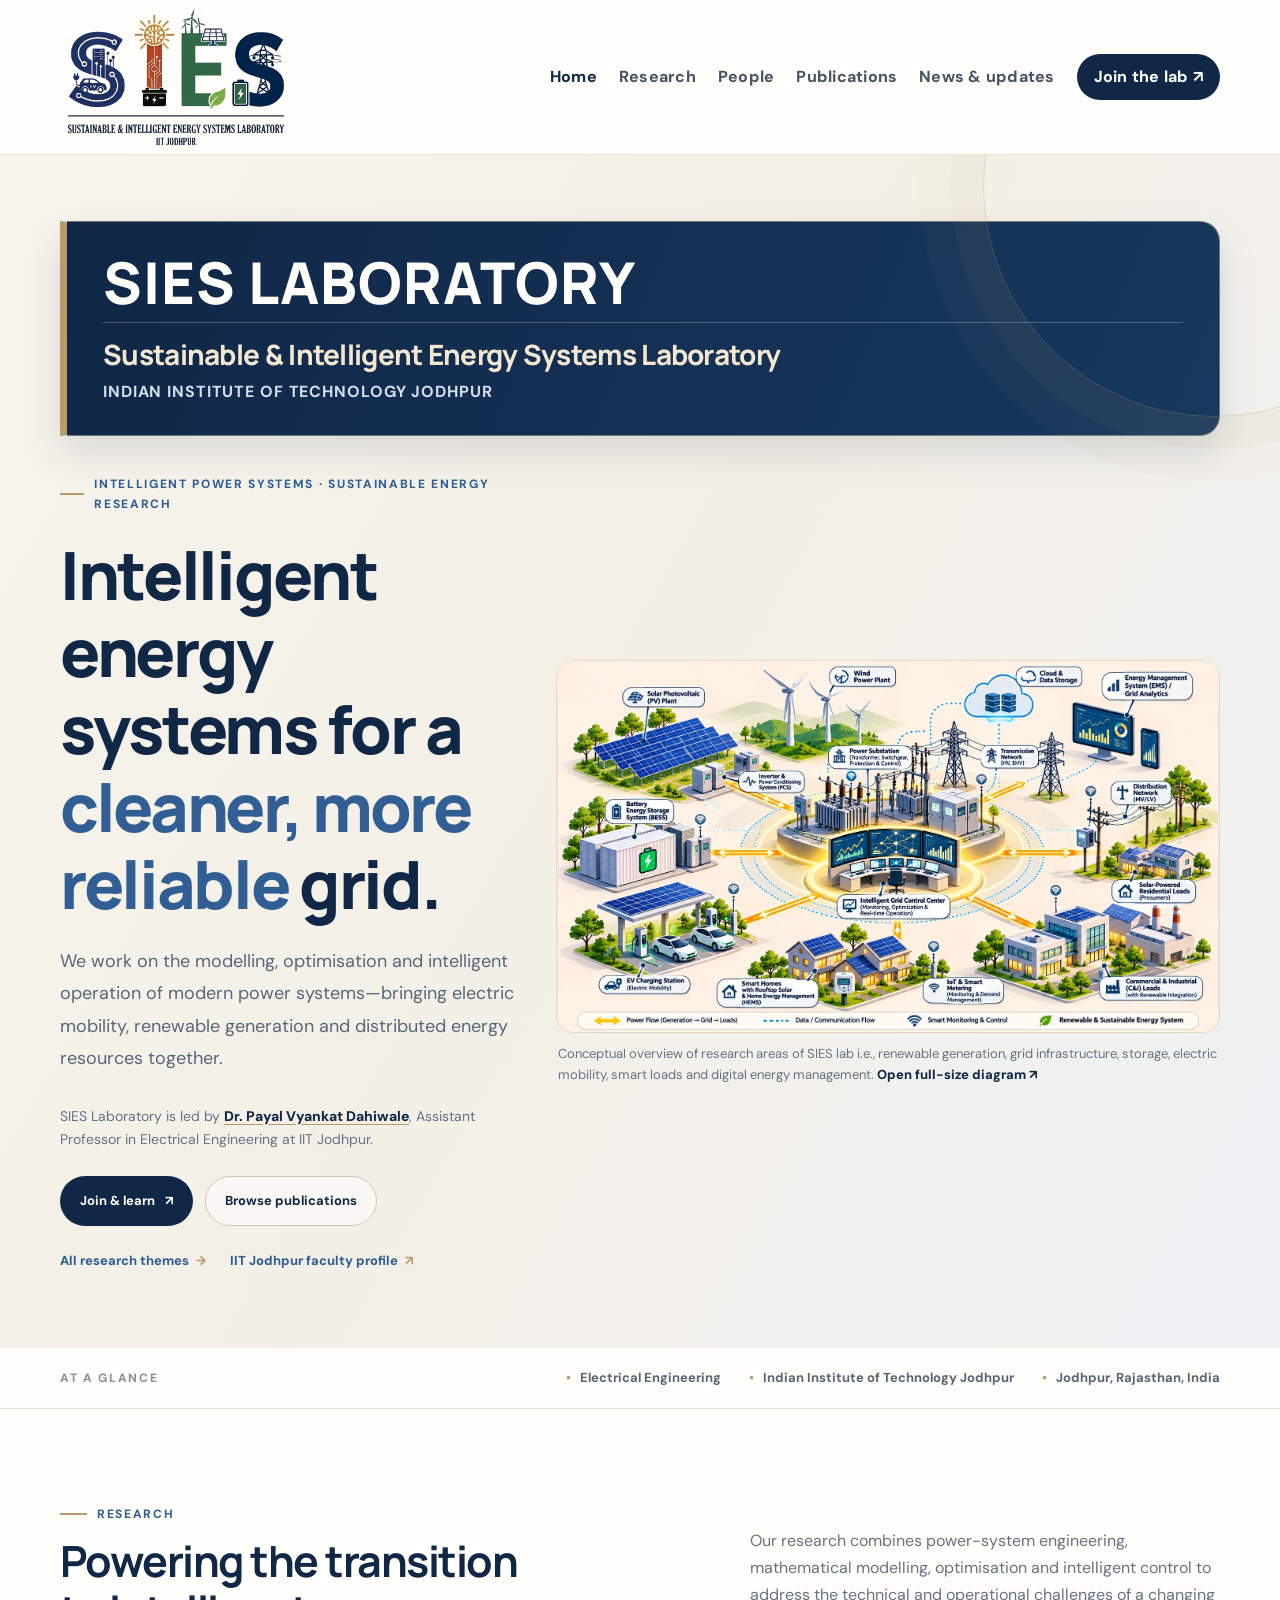
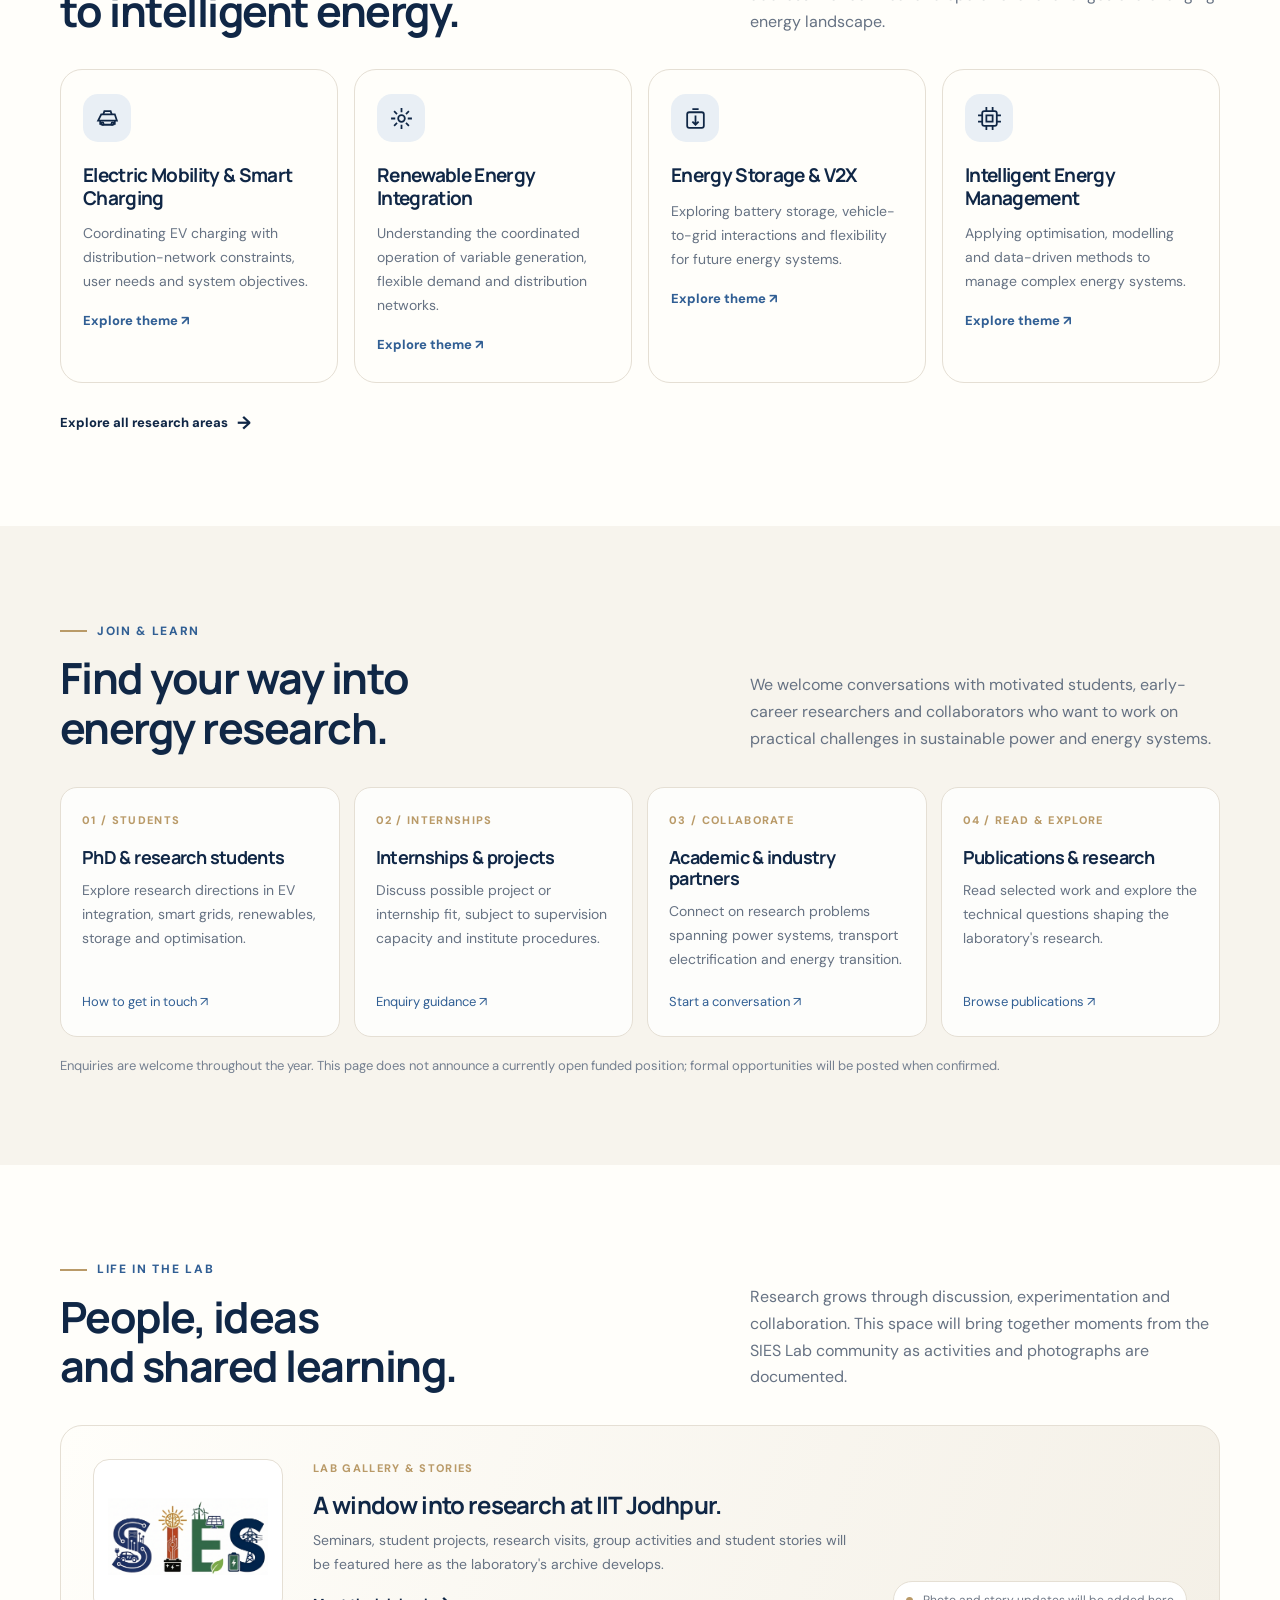
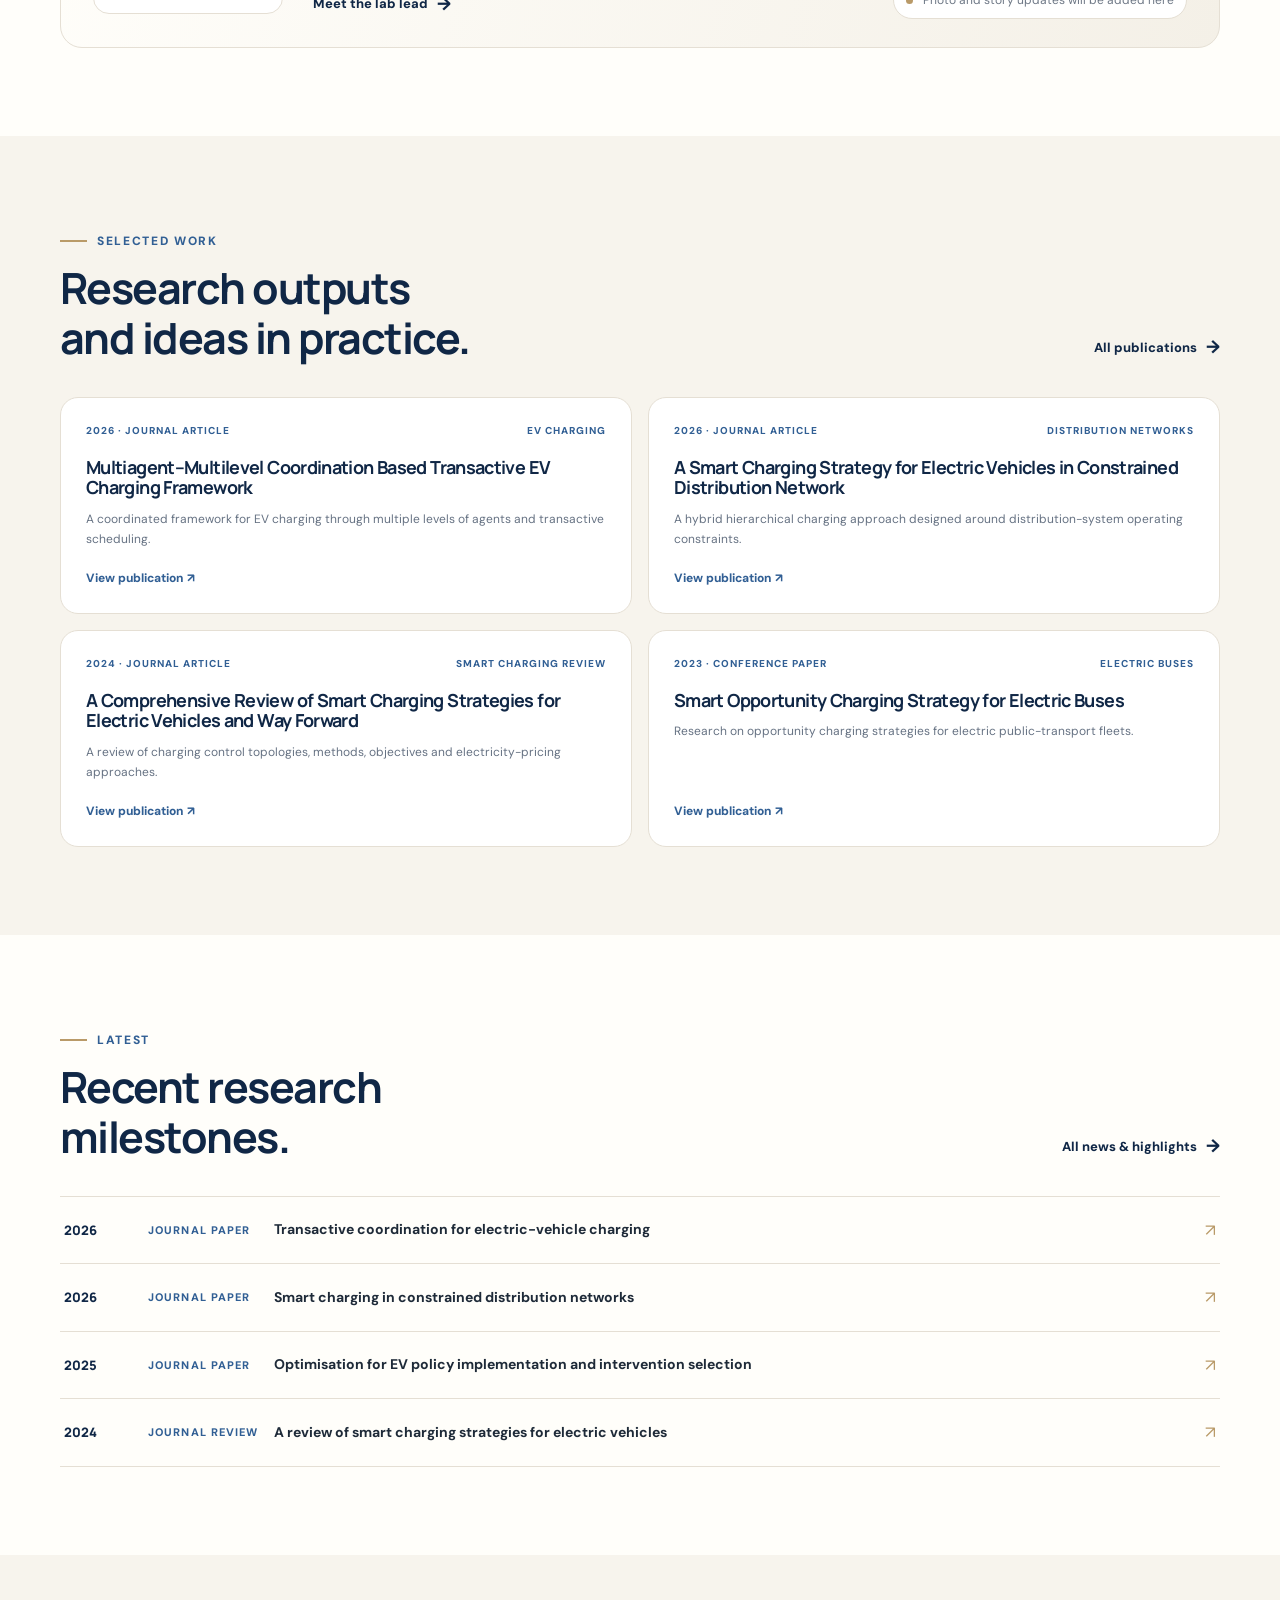
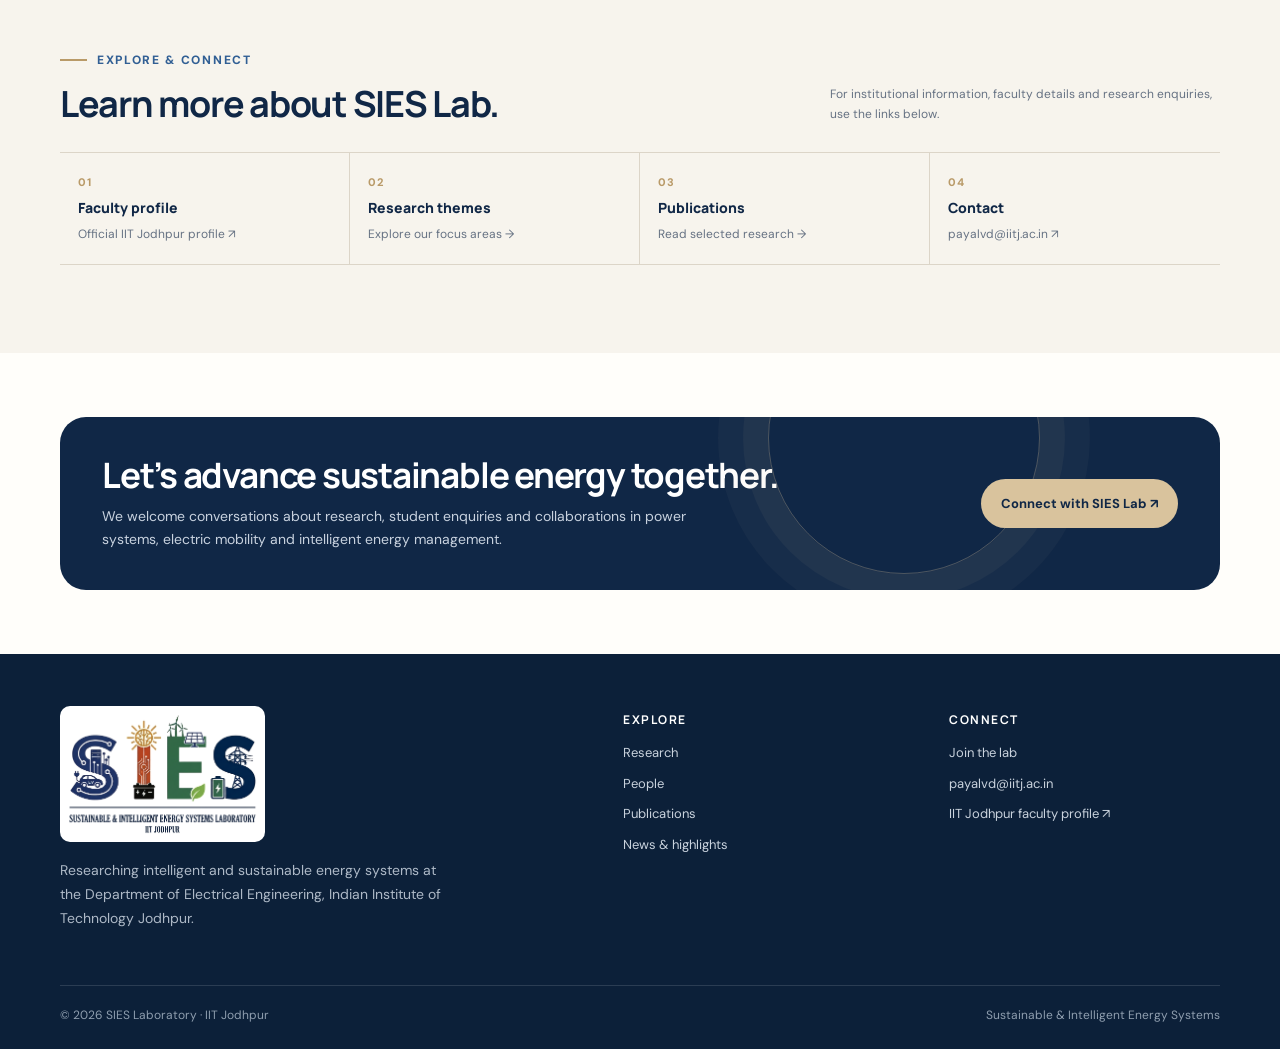
<file: index.html>
<!doctype html>
<html lang="en">
<head>
  <meta charset="utf-8">
  <meta name="viewport" content="width=device-width,initial-scale=1">
  <title>SIES Laboratory | IIT Jodhpur</title>
  <meta name="description" content="Sustainable & Intelligent Energy Systems Laboratory at IIT Jodhpur. Research on electric mobility, smart charging, renewable integration, storage and intelligent power systems.">
  <meta name="theme-color" content="#102746">
  <link rel="icon" type="image/png" href="assets/img/favicon.png">
  <link rel="preconnect" href="https://fonts.googleapis.com">
  <link rel="preconnect" href="https://fonts.gstatic.com" crossorigin>
  <link rel="stylesheet" href="assets/css/styles.css?v=20261119-home-identity-fix">
</head>
<body>
<a class="skip-link" href="#main">Skip to content</a>
<header class="site-header"><div class="container header-inner">
  <a class="brand" href="index.html" aria-label="SIES Laboratory home"><img class="brand-lockup" src="assets/img/sies-lab-lockup.png" alt="Sustainable &amp; Intelligent Energy Systems Laboratory, IIT Jodhpur"></a>
  <button class="menu-toggle" type="button" aria-label="Open navigation menu" aria-expanded="false" aria-controls="primary-nav">☰</button>
  <nav class="nav" id="primary-nav" aria-label="Main navigation"><a class="active" aria-current="page" href="index.html">Home</a><a href="research.html">Research</a><a href="people.html">People</a><a href="publications.html">Publications</a><a href="news.html">News &amp; updates</a><a class="nav-cta" href="join.html">Join the lab ↗</a></nav>
</div></header>
<main id="main">
  <!-- SIES identity is deliberately prominent at the very start of the homepage. -->
  <section class="hero sies-hero"><div class="container">
    <div class="home-lab-identity" role="group" aria-label="SIES Laboratory, Sustainable and Intelligent Energy Systems Laboratory, Indian Institute of Technology Jodhpur">
      <div class="home-lab-acronym">SIES LABORATORY</div>
      <div class="home-lab-details">
        <div class="home-lab-full">Sustainable &amp; Intelligent Energy Systems Laboratory</div>
        <div class="home-lab-institute">Indian Institute of Technology Jodhpur</div>
      </div>
    </div>
    <div class="sies-hero-grid">
      <div class="sies-hero-copy">
        <div class="eyebrow">Intelligent power systems · Sustainable energy research</div>
        <h1>Intelligent energy systems for a <em>cleaner, more reliable</em> grid.</h1>
        <p class="hero-copy">We work on the modelling, optimisation and intelligent operation of modern power systems—bringing electric mobility, renewable generation and distributed energy resources together.</p>
        <p class="hero-lead">SIES Laboratory is led by <a href="people.html">Dr. Payal Vyankat Dahiwale</a>, Assistant Professor in Electrical Engineering at IIT Jodhpur.</p>
        <div class="hero-actions"><a class="btn btn-primary" href="join.html">Join &amp; learn <span>↗</span></a><a class="btn btn-secondary" href="publications.html">Browse publications</a></div>
        <div class="hero-quicklinks"><a href="research.html">All research themes <span>→</span></a><a href="https://iitj.ac.in/People/Profile/84b2b109-c579-49a6-a24f-1d1db4623aa4?ln=en" target="_blank" rel="noopener">IIT Jodhpur faculty profile <span>↗</span></a></div>
      </div>
      <figure class="hero-art sies-hero-art"><a class="hero-diagram-link" href="assets/img/sies-energy-systems.webp" target="_blank" rel="noopener" aria-label="Open the full-size annotated SIES smart-grid ecosystem illustration"><img src="assets/img/sies-energy-systems.webp" alt="Annotated smart-grid ecosystem showing a solar photovoltaic plant, wind power plant, battery energy storage system, power conversion system, substation, high-voltage transmission, medium- and low-voltage distribution, EV charging, solar-powered homes, smart metering, commercial and industrial loads, cloud data storage, energy management system and intelligent grid control centre."></a><figcaption class="hero-caption">Conceptual overview of research areas of SIES lab i.e., renewable generation, grid infrastructure, storage, electric mobility, smart loads and digital energy management. <a href="assets/img/sies-energy-systems.webp" target="_blank" rel="noopener">Open full-size diagram ↗</a></figcaption></figure>
    </div>
  </div></section>

  <section class="trust-strip"><div class="container trust-inner"><div class="trust-label">At a glance</div><div class="trust-items"><span>Electrical Engineering</span><span>Indian Institute of Technology Jodhpur</span><span>Jodhpur, Rajasthan, India</span></div></div></section>

  <!-- Research themes -->
  <section class="section" id="research"><div class="container">
    <div class="section-heading"><div><div class="eyebrow">Research</div><h2>Powering the transition<br>to intelligent energy.</h2></div><p>Our research combines power-system engineering, mathematical modelling, optimisation and intelligent control to address the technical and operational challenges of a changing energy landscape.</p></div>
    <div class="research-grid">
      <a class="research-card" href="research.html#ev"><div class="card-icon"><svg viewBox="0 0 24 24" fill="none" stroke="currentColor" stroke-width="1.7"><path d="M3 14h18l-2-6H6l-3 6Z"/><path d="M5 14v4m14-4v4M7 18h10M8 8l1-3h6l1 3"/><circle cx="7" cy="17" r="1.2"/><circle cx="17" cy="17" r="1.2"/></svg></div><h3>Electric Mobility & Smart Charging</h3><p>Coordinating EV charging with distribution-network constraints, user needs and system objectives.</p><span class="mini-link">Explore theme ↗</span></a>
      <a class="research-card" href="research.html#renewables"><div class="card-icon"><svg viewBox="0 0 24 24" fill="none" stroke="currentColor" stroke-width="1.7"><circle cx="12" cy="12" r="3.2"/><path d="M12 2v4m0 12v4M4.9 4.9l2.8 2.8m8.6 8.6 2.8 2.8M2 12h4m12 0h4M4.9 19.1l2.8-2.8m8.6-8.6 2.8-2.8"/></svg></div><h3>Renewable Energy Integration</h3><p>Understanding the coordinated operation of variable generation, flexible demand and distribution networks.</p><span class="mini-link">Explore theme ↗</span></a>
      <a class="research-card" href="research.html#renewables"><div class="card-icon"><svg viewBox="0 0 24 24" fill="none" stroke="currentColor" stroke-width="1.7"><rect x="4" y="6" width="16" height="15" rx="2"/><path d="M9 3h6M12 9v9m-3-3 3 3 3-3"/></svg></div><h3>Energy Storage & V2X</h3><p>Exploring battery storage, vehicle-to-grid interactions and flexibility for future energy systems.</p><span class="mini-link">Explore theme ↗</span></a>
      <a class="research-card" href="research.html#intelligence"><div class="card-icon"><svg viewBox="0 0 24 24" fill="none" stroke="currentColor" stroke-width="1.7"><rect x="5" y="5" width="14" height="14" rx="2"/><path d="M9 9h6v6H9zM9 1v4m6-4v4M9 19v4m6-4v4M1 9h4m-4 6h4m14-6h4m-4 6h4"/></svg></div><h3>Intelligent Energy Management</h3><p>Applying optimisation, modelling and data-driven methods to manage complex energy systems.</p><span class="mini-link">Explore theme ↗</span></a>
    </div>
    <div class="section-tail"><a class="text-link" href="research.html">Explore all research areas <span>→</span></a></div>
  </div></section>

  <!-- Join and learn: modeled on the reference site's four-route discovery section. -->
  <section class="section section-soft" id="join-learn"><div class="container">
    <div class="section-heading"><div><div class="eyebrow">Join & learn</div><h2>Find your way into<br>energy research.</h2></div><p>We welcome conversations with motivated students, early-career researchers and collaborators who want to work on practical challenges in sustainable power and energy systems.</p></div>
    <div class="join-learn-grid">
      <a class="join-learn-card" href="join.html#students"><span class="join-learn-kicker">01 / Students</span><h3>PhD & research students</h3><p>Explore research directions in EV integration, smart grids, renewables, storage and optimisation.</p><span class="mini-link">How to get in touch ↗</span></a>
      <a class="join-learn-card" href="join.html#internships"><span class="join-learn-kicker">02 / Internships</span><h3>Internships & projects</h3><p>Discuss possible project or internship fit, subject to supervision capacity and institute procedures.</p><span class="mini-link">Enquiry guidance ↗</span></a>
      <a class="join-learn-card" href="join.html#collaborate"><span class="join-learn-kicker">03 / Collaborate</span><h3>Academic & industry partners</h3><p>Connect on research problems spanning power systems, transport electrification and energy transition.</p><span class="mini-link">Start a conversation ↗</span></a>
      <a class="join-learn-card" href="publications.html"><span class="join-learn-kicker">04 / Read & explore</span><h3>Publications & research</h3><p>Read selected work and explore the technical questions shaping the laboratory's research.</p><span class="mini-link">Browse publications ↗</span></a>
    </div>
    <p class="availability-note">Enquiries are welcome throughout the year. This page does not announce a currently open funded position; formal opportunities will be posted when confirmed.</p>
  </div></section>

  <!-- Lab life: deliberately a truthful starter panel until approved photographs/stories are supplied. -->
  <section class="section" id="lab-life"><div class="container">
    <div class="section-heading"><div><div class="eyebrow">Life in the lab</div><h2>People, ideas<br>and shared learning.</h2></div><p>Research grows through discussion, experimentation and collaboration. This space will bring together moments from the SIES Lab community as activities and photographs are documented.</p></div>
    <div class="lab-life-panel">
      <div class="lab-life-mark"><img src="assets/img/sies-mark.png" alt="SIES Laboratory emblem"></div>
      <div class="lab-life-copy"><span class="join-learn-kicker">Lab gallery & stories</span><h3>A window into research at IIT Jodhpur.</h3><p>Seminars, student projects, research visits, group activities and student stories will be featured here as the laboratory's archive develops.</p><a class="text-link" href="people.html">Meet the lab lead <span>→</span></a></div>
      <div class="lab-life-status"><span class="status-dot"></span> Photo and story updates will be added here</div>
    </div>
  </div></section>

  <!-- Selected work -->
  <section class="section section-soft" id="selected-work"><div class="container">
    <div class="section-heading"><div><div class="eyebrow">Selected work</div><h2>Research outputs<br>and ideas in practice.</h2></div><a class="text-link" href="publications.html">All publications <span>→</span></a></div>
    <div class="work-list">
      <article class="work-card"><div class="work-meta"><span>2026 · Journal article</span><span>EV charging</span></div><h3>Multiagent–Multilevel Coordination Based Transactive EV Charging Framework</h3><p>A coordinated framework for EV charging through multiple levels of agents and transactive scheduling.</p><a href="https://doi.org/10.1109/JSYST.2026.3701625" target="_blank" rel="noopener">View publication ↗</a></article>
      <article class="work-card"><div class="work-meta"><span>2026 · Journal article</span><span>Distribution networks</span></div><h3>A Smart Charging Strategy for Electric Vehicles in Constrained Distribution Network</h3><p>A hybrid hierarchical charging approach designed around distribution-system operating constraints.</p><a href="https://doi.org/10.1109/TIV.2026.3690683" target="_blank" rel="noopener">View publication ↗</a></article>
      <article class="work-card"><div class="work-meta"><span>2024 · Journal article</span><span>Smart charging review</span></div><h3>A Comprehensive Review of Smart Charging Strategies for Electric Vehicles and Way Forward</h3><p>A review of charging control topologies, methods, objectives and electricity-pricing approaches.</p><a href="https://doi.org/10.1109/TITS.2024.3365581" target="_blank" rel="noopener">View publication ↗</a></article>
      <article class="work-card"><div class="work-meta"><span>2023 · Conference paper</span><span>Electric buses</span></div><h3>Smart Opportunity Charging Strategy for Electric Buses</h3><p>Research on opportunity charging strategies for electric public-transport fleets.</p><a href="https://doi.org/10.1109/ISGTEUROPE56780.2023.10407876" target="_blank" rel="noopener">View publication ↗</a></article>
    </div>
  </div></section>

  <!-- Latest: sourced from the currently listed research outputs rather than fabricated lab news. -->
  <section class="section" id="latest"><div class="container">
    <div class="section-heading"><div><div class="eyebrow">Latest</div><h2>Recent research<br>milestones.</h2></div><a class="text-link" href="news.html">All news & highlights <span>→</span></a></div>
    <div class="latest-list">
      <a class="latest-item" href="https://doi.org/10.1109/JSYST.2026.3701625" target="_blank" rel="noopener"><span class="latest-date">2026</span><span class="latest-type">Journal paper</span><span class="latest-title">Transactive coordination for electric-vehicle charging</span><span class="latest-arrow">↗</span></a>
      <a class="latest-item" href="https://doi.org/10.1109/TIV.2026.3690683" target="_blank" rel="noopener"><span class="latest-date">2026</span><span class="latest-type">Journal paper</span><span class="latest-title">Smart charging in constrained distribution networks</span><span class="latest-arrow">↗</span></a>
      <a class="latest-item" href="https://doi.org/10.1109/TEMPR.2025.3628116" target="_blank" rel="noopener"><span class="latest-date">2025</span><span class="latest-type">Journal paper</span><span class="latest-title">Optimisation for EV policy implementation and intervention selection</span><span class="latest-arrow">↗</span></a>
      <a class="latest-item" href="https://doi.org/10.1109/TITS.2024.3365581" target="_blank" rel="noopener"><span class="latest-date">2024</span><span class="latest-type">Journal review</span><span class="latest-title">A review of smart charging strategies for electric vehicles</span><span class="latest-arrow">↗</span></a>
    </div>
  </div></section>

  <section class="section section-soft sies-resources"><div class="container"><div class="resources-heading"><div><div class="eyebrow">Explore & connect</div><h2>Learn more about SIES Lab.</h2></div><p>For institutional information, faculty details and research enquiries, use the links below.</p></div><div class="resource-links"><a href="https://iitj.ac.in/People/Profile/84b2b109-c579-49a6-a24f-1d1db4623aa4?ln=en" target="_blank" rel="noopener"><span>01</span><strong>Faculty profile</strong><em>Official IIT Jodhpur profile ↗</em></a><a href="research.html"><span>02</span><strong>Research themes</strong><em>Explore our focus areas →</em></a><a href="publications.html"><span>03</span><strong>Publications</strong><em>Read selected research →</em></a><a href="mailto:payalvd@iitj.ac.in"><span>04</span><strong>Contact</strong><em>payalvd@iitj.ac.in ↗</em></a></div></div></section>

  <section class="section-sm"><div class="container"><div class="cta-band"><div><h2>Let’s advance sustainable energy together.</h2><p>We welcome conversations about research, student enquiries and collaborations in power systems, electric mobility and intelligent energy management.</p></div><a class="btn" href="join.html">Connect with SIES Lab ↗</a></div></div></section>
</main>
<footer class="site-footer"><div class="container"><div class="footer-grid">
  <div><div class="footer-brand"><img src="assets/img/sies-lab-lockup.png" alt="Sustainable &amp; Intelligent Energy Systems Laboratory, IIT Jodhpur"></div><p>Researching intelligent and sustainable energy systems at the Department of Electrical Engineering, Indian Institute of Technology Jodhpur.</p></div>
  <div><h4>Explore</h4><div class="footer-links"><a href="research.html">Research</a><a href="people.html">People</a><a href="publications.html">Publications</a><a href="news.html">News & highlights</a></div></div>
  <div><h4>Connect</h4><div class="footer-links"><a href="join.html">Join the lab</a><a href="mailto:payalvd@iitj.ac.in">payalvd@iitj.ac.in</a><a href="https://iitj.ac.in/People/Profile/84b2b109-c579-49a6-a24f-1d1db4623aa4?ln=en" target="_blank" rel="noopener">IIT Jodhpur faculty profile ↗</a></div></div>
</div><div class="footer-bottom"><span>© <span data-year>2026</span> SIES Laboratory · IIT Jodhpur</span><span>Sustainable & Intelligent Energy Systems</span></div></div></footer>
<script src="assets/js/site.js"></script>
</body>
</html>
</file>
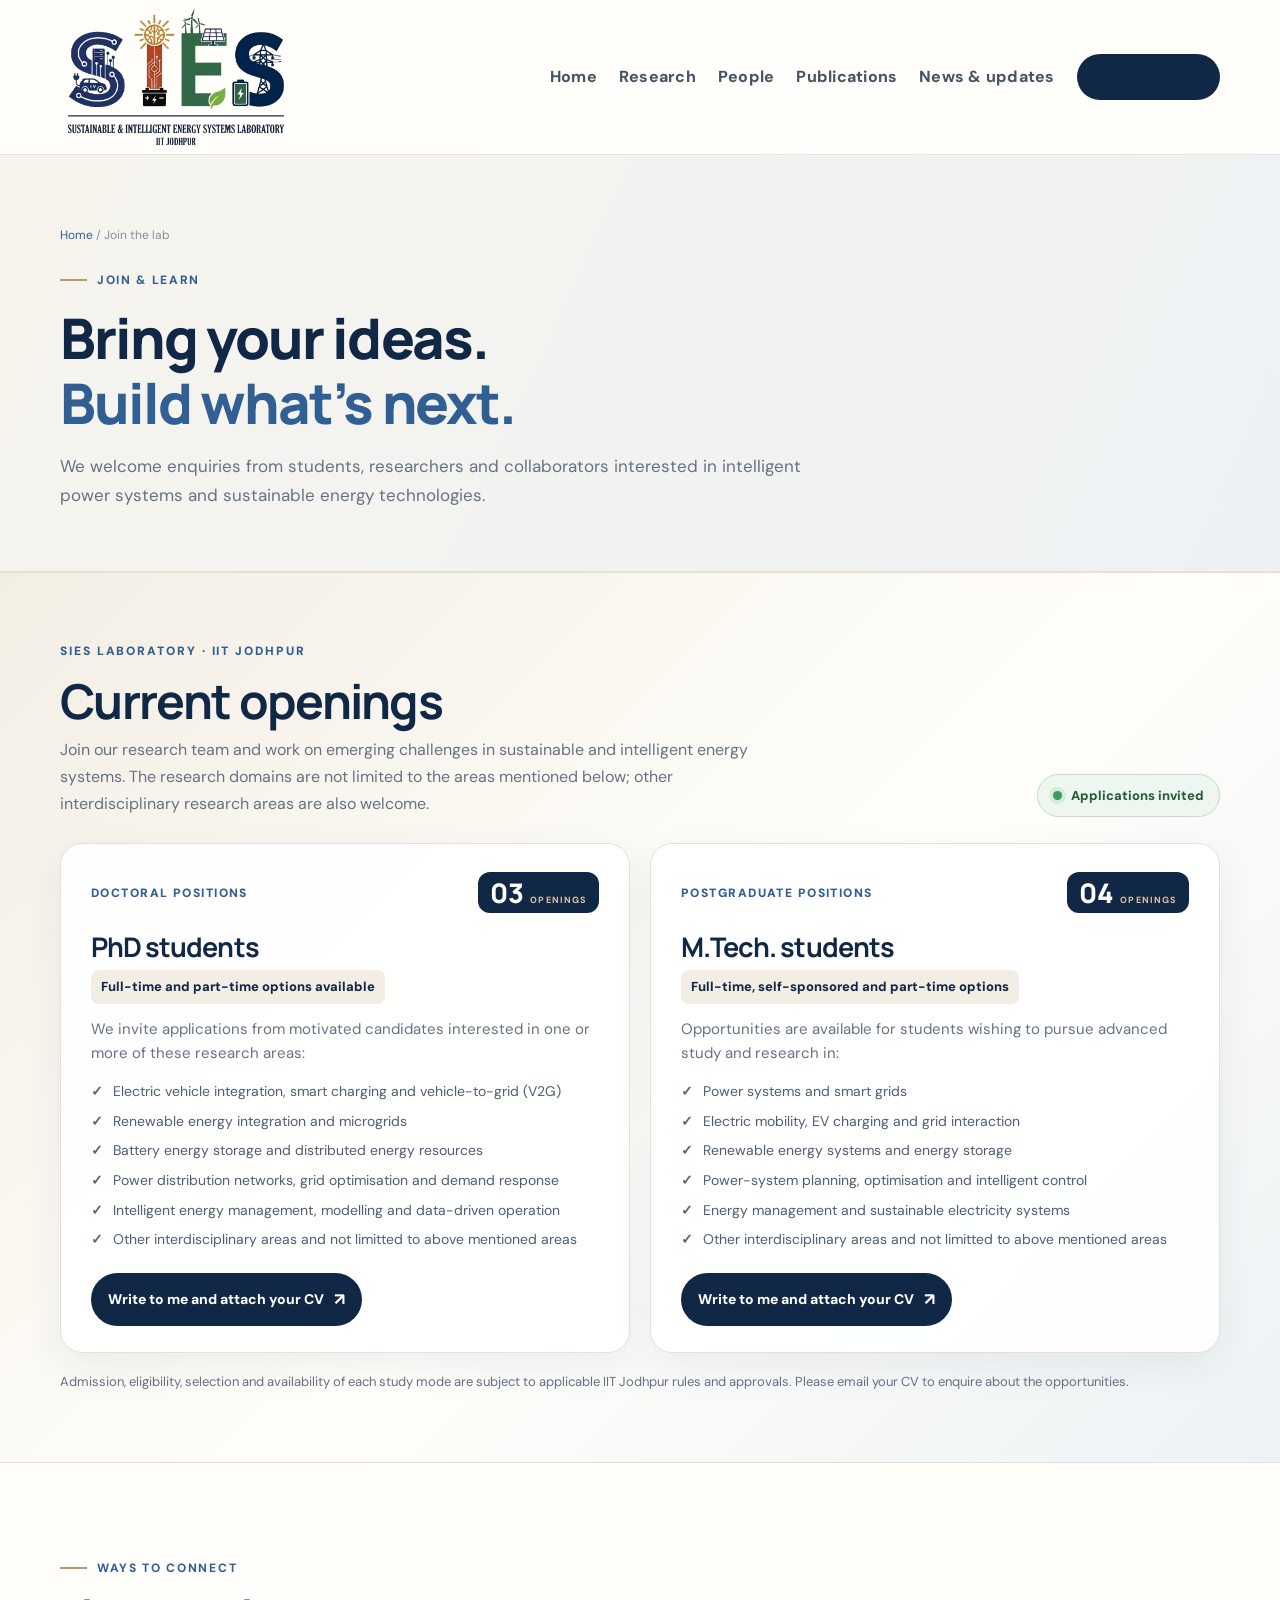
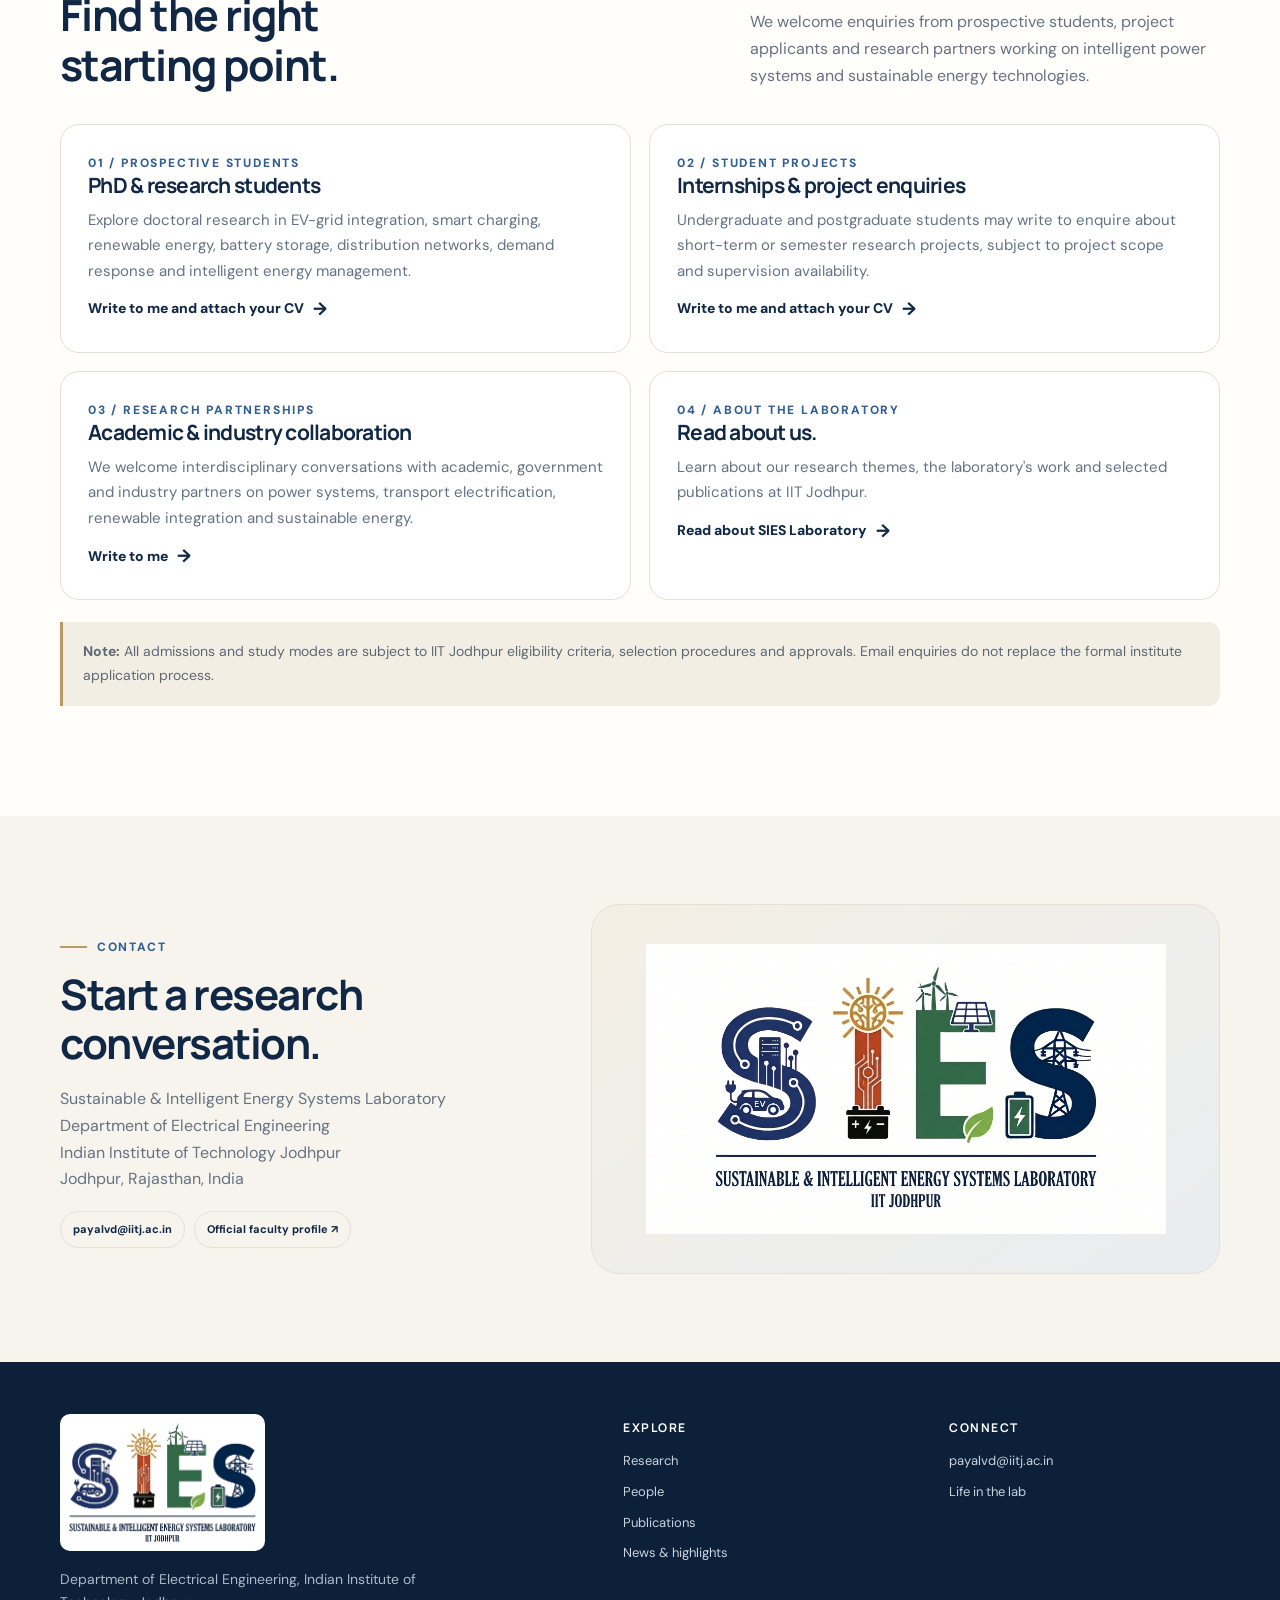
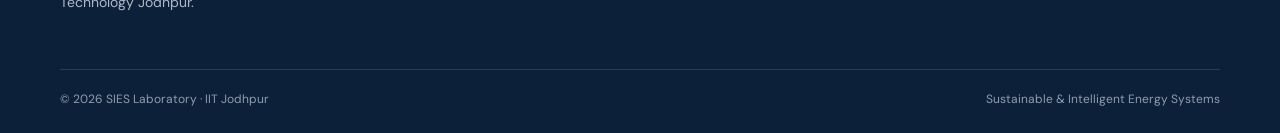
<file: join.html>
<!doctype html>
<html lang="en"><head><meta charset="utf-8"><meta name="viewport" content="width=device-width,initial-scale=1"><title>Join the Lab | SIES Laboratory · IIT Jodhpur</title><meta name="description" content="Student enquiries and research collaborations with the Sustainable & Intelligent Energy Systems Laboratory at IIT Jodhpur."><meta name="theme-color" content="#102746"><link rel="icon" type="image/png" href="assets/img/favicon.png"><link rel="stylesheet" href="assets/css/styles.css"></head><body>
<a class="skip-link" href="#main">Skip to content</a>
<header class="site-header"><div class="container header-inner"><a class="brand" href="index.html"><img class="brand-lockup" src="assets/img/sies-lab-lockup.png" alt="Sustainable &amp; Intelligent Energy Systems Laboratory, IIT Jodhpur"></a><button class="menu-toggle" type="button" aria-label="Open navigation menu" aria-expanded="false" aria-controls="primary-nav">☰</button><nav class="nav" id="primary-nav" aria-label="Main navigation"><a href="index.html">Home</a><a href="research.html">Research</a><a href="people.html">People</a><a href="publications.html">Publications</a><a href="news.html">News &amp; updates</a><a class="nav-cta active" aria-current="page" href="join.html">Join the lab ↗</a></nav></div></header>
<main id="main">
<section class="page-hero"><div class="container"><div class="breadcrumbs"><a href="index.html">Home</a> / Join the lab</div><div class="eyebrow">Join & learn</div><h1>Bring your ideas.<br><em>Build what’s next.</em></h1><p>We welcome enquiries from students, researchers and collaborators interested in intelligent power systems and sustainable energy technologies.</p></div></section>
<section class="openings-section"><div class="container"><div class="openings-heading"><div><span class="openings-kicker">SIES LABORATORY · IIT JODHPUR</span><h2>Current openings</h2><p>Join our research team and work on emerging challenges in sustainable and intelligent energy systems. The research domains are not limited to the areas mentioned below; other interdisciplinary research areas are also welcome.</p></div><span class="openings-live"><i></i> Applications invited</span></div>
<div class="openings-grid">
<article class="opening-card opening-phd"><div class="opening-top"><span class="opening-type">Doctoral positions</span><span class="opening-count">03 <small>OPENINGS</small></span></div><h3>PhD students</h3><p class="opening-mode">Full-time and part-time options available</p><p>We invite applications from motivated candidates interested in one or more of these research areas:</p><ul class="opening-areas"><li>Electric vehicle integration, smart charging and vehicle-to-grid (V2G)</li><li>Renewable energy integration and microgrids</li><li>Battery energy storage and distributed energy resources</li><li>Power distribution networks, grid optimisation and demand response</li><li>Intelligent energy management, modelling and data-driven operation</li><li>Other interdisciplinary areas and not limitted to above mentioned areas</li></ul><a class="opening-cta" href="mailto:payalvd@iitj.ac.in?subject=PhD%20position%20enquiry%20-%20SIES%20Laboratory">Write to me and attach your CV <span>↗</span></a></article>
<article class="opening-card opening-mtech"><div class="opening-top"><span class="opening-type">Postgraduate positions</span><span class="opening-count">04 <small>OPENINGS</small></span></div><h3>M.Tech. students</h3><p class="opening-mode">Full-time, self-sponsored and part-time options</p><p>Opportunities are available for students wishing to pursue advanced study and research in:</p><ul class="opening-areas"><li>Power systems and smart grids</li><li>Electric mobility, EV charging and grid interaction</li><li>Renewable energy systems and energy storage</li><li>Power-system planning, optimisation and intelligent control</li><li>Energy management and sustainable electricity systems</li><li>Other interdisciplinary areas and not limitted to above mentioned areas</li></ul><a class="opening-cta" href="mailto:payalvd@iitj.ac.in?subject=MTech%20position%20enquiry%20-%20SIES%20Laboratory">Write to me and attach your CV <span>↗</span></a></article>
</div><p class="openings-note">Admission, eligibility, selection and availability of each study mode are subject to applicable IIT Jodhpur rules and approvals. Please email your CV to enquire about the opportunities.</p></div></section>
<section class="section"><div class="container"><div class="section-heading"><div><div class="eyebrow">Ways to connect</div><h2>Find the right<br>starting point.</h2></div><p>We welcome enquiries from prospective students, project applicants and research partners working on intelligent power systems and sustainable energy technologies.</p></div>
<div class="join-grid">
<article class="join-card" id="students"><div class="smallcaps">01 / Prospective students</div><h3>PhD & research students</h3><p>Explore doctoral research in EV-grid integration, smart charging, renewable energy, battery storage, distribution networks, demand response and intelligent energy management.</p><a class="text-link" href="mailto:payalvd@iitj.ac.in?subject=PhD%20position%20enquiry%20-%20SIES%20Laboratory">Write to me and attach your CV <span>→</span></a></article>
<article class="join-card" id="internships"><div class="smallcaps">02 / Student projects</div><h3>Internships & project enquiries</h3><p>Undergraduate and postgraduate students may write to enquire about short-term or semester research projects, subject to project scope and supervision availability.</p><a class="text-link" href="mailto:payalvd@iitj.ac.in?subject=Student%20project%20enquiry%20-%20SIES%20Laboratory">Write to me and attach your CV <span>→</span></a></article>
<article class="join-card" id="collaborate"><div class="smallcaps">03 / Research partnerships</div><h3>Academic & industry collaboration</h3><p>We welcome interdisciplinary conversations with academic, government and industry partners on power systems, transport electrification, renewable integration and sustainable energy.</p><a class="text-link" href="mailto:payalvd@iitj.ac.in?subject=Research%20collaboration%20-%20SIES%20Laboratory">Write to me <span>→</span></a></article>
<article class="join-card" id="read"><div class="smallcaps">04 / About the laboratory</div><h3>Read about us.</h3><p>Learn about our research themes, the laboratory's work and selected publications at IIT Jodhpur.</p><a class="text-link" href="research.html">Read about SIES Laboratory <span>→</span></a></article>
</div>
<div class="notice"><strong>Note:</strong> All admissions and study modes are subject to IIT Jodhpur eligibility criteria, selection procedures and approvals. Email enquiries do not replace the formal institute application process.</div>
</div></section>
<section class="section section-soft"><div class="container split"><div class="split-copy"><div class="eyebrow">Contact</div><h2>Start a research conversation.</h2><p>Sustainable & Intelligent Energy Systems Laboratory<br>Department of Electrical Engineering<br>Indian Institute of Technology Jodhpur<br>Jodhpur, Rajasthan, India</p><div class="contact-chips"><a href="mailto:payalvd@iitj.ac.in">payalvd@iitj.ac.in</a><a href="https://iitj.ac.in/People/Profile/84b2b109-c579-49a6-a24f-1d1db4623aa4?ln=en" target="_blank" rel="noopener">Official faculty profile ↗</a></div></div><div class="logo-panel"><img src="assets/img/sies-lab-logo.png" alt="Sustainable & Intelligent Energy Systems Laboratory, IIT Jodhpur"></div></div></section>
</main>
<footer class="site-footer"><div class="container"><div class="footer-grid"><div><div class="footer-brand"><img src="assets/img/sies-lab-lockup.png" alt="Sustainable &amp; Intelligent Energy Systems Laboratory, IIT Jodhpur"></div><p>Department of Electrical Engineering, Indian Institute of Technology Jodhpur.</p></div><div><h4>Explore</h4><div class="footer-links"><a href="research.html">Research</a><a href="people.html">People</a><a href="publications.html">Publications</a><a href="news.html">News & highlights</a></div></div><div><h4>Connect</h4><div class="footer-links"><a href="mailto:payalvd@iitj.ac.in">payalvd@iitj.ac.in</a><a href="index.html#lab-life">Life in the lab</a></div></div></div><div class="footer-bottom"><span>© <span data-year>2026</span> SIES Laboratory · IIT Jodhpur</span><span>Sustainable & Intelligent Energy Systems</span></div></div></footer><script src="assets/js/site.js"></script></body></html>
</file>
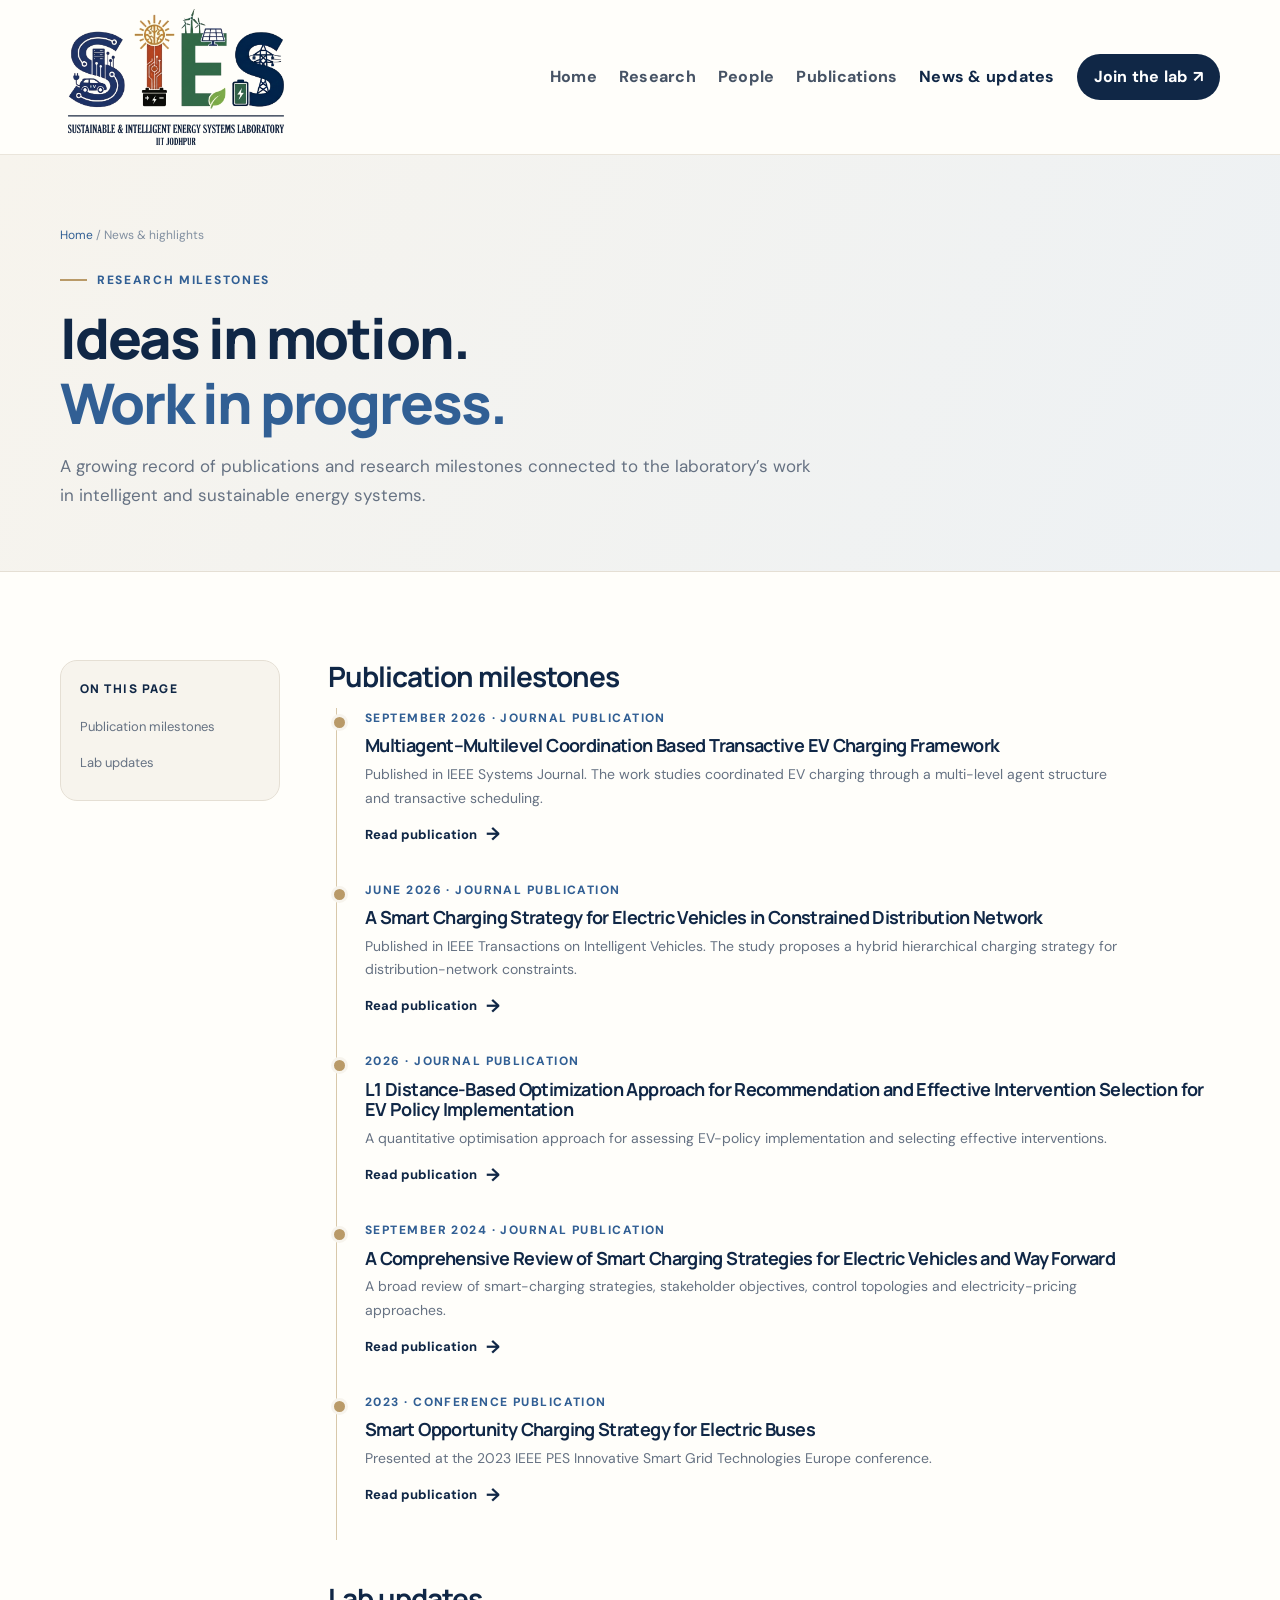
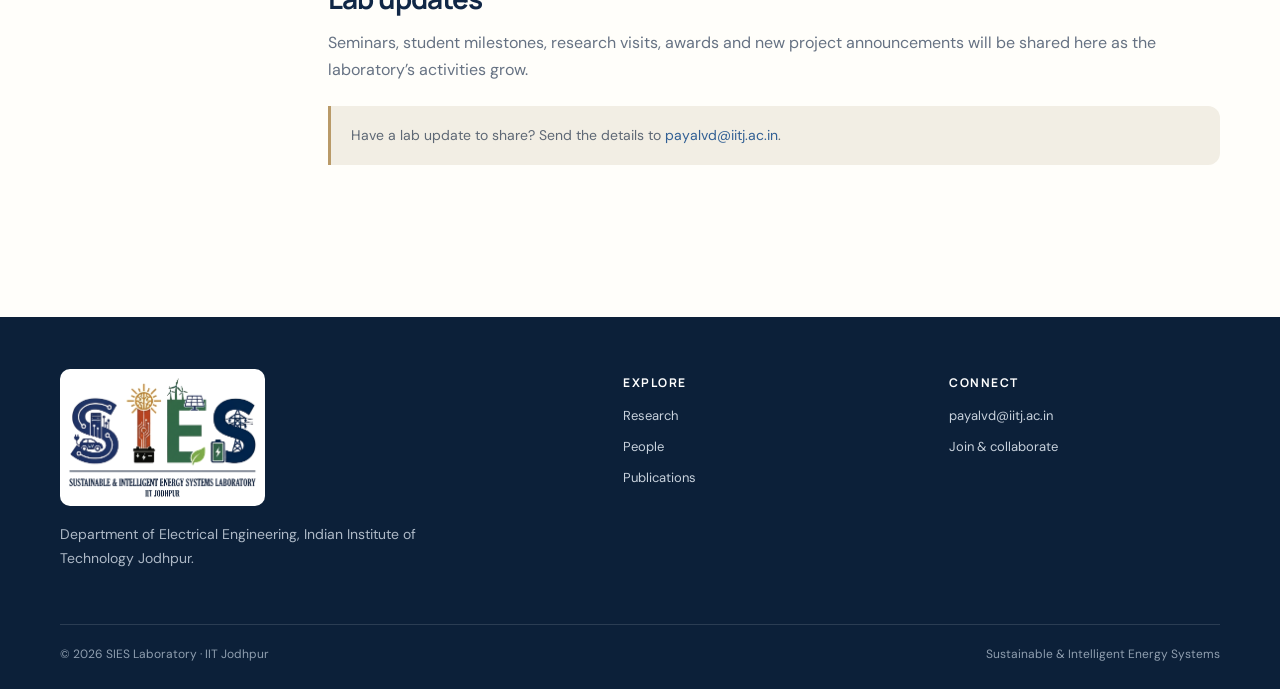
<file: news.html>
<!doctype html><html lang="en"><head><meta charset="utf-8"><meta name="viewport" content="width=device-width,initial-scale=1"><title>News & Highlights | SIES Laboratory · IIT Jodhpur</title><meta name="description" content="Research highlights and publication milestones from SIES Laboratory at IIT Jodhpur."><meta name="theme-color" content="#102746"><link rel="icon" href="assets/img/favicon.png"><link rel="stylesheet" href="assets/css/styles.css"></head><body>
<a class="skip-link" href="#main">Skip to content</a><header class="site-header"><div class="container header-inner"><a class="brand" href="index.html"><img class="brand-lockup" src="assets/img/sies-lab-lockup.png" alt="Sustainable &amp; Intelligent Energy Systems Laboratory, IIT Jodhpur"></a><button class="menu-toggle" type="button" aria-label="Open navigation menu" aria-expanded="false" aria-controls="primary-nav">☰</button><nav class="nav" id="primary-nav" aria-label="Main navigation"><a href="index.html">Home</a><a href="research.html">Research</a><a href="people.html">People</a><a href="publications.html">Publications</a><a class="active" aria-current="page" href="news.html">News &amp; updates</a><a class="nav-cta" href="join.html">Join the lab ↗</a></nav></div></header>
<main id="main"><section class="page-hero"><div class="container"><div class="breadcrumbs"><a href="index.html">Home</a> / News & highlights</div><div class="eyebrow">Research milestones</div><h1>Ideas in motion.<br><em>Work in progress.</em></h1><p>A growing record of publications and research milestones connected to the laboratory’s work in intelligent and sustainable energy systems.</p></div></section>
<section class="section"><div class="container content-layout"><aside class="side-nav"><strong>On this page</strong><a href="#milestones">Publication milestones</a><a href="#updates">Lab updates</a></aside><div><section class="article-section" id="milestones"><h2>Publication milestones</h2><div class="timeline">
<div class="timeline-item"><div class="timeline-date">September 2026 · Journal publication</div><h3>Multiagent–Multilevel Coordination Based Transactive EV Charging Framework</h3><p>Published in IEEE Systems Journal. The work studies coordinated EV charging through a multi-level agent structure and transactive scheduling.</p><a class="text-link" href="https://doi.org/10.1109/JSYST.2026.3701625" target="_blank" rel="noopener">Read publication <span>→</span></a></div>
<div class="timeline-item"><div class="timeline-date">June 2026 · Journal publication</div><h3>A Smart Charging Strategy for Electric Vehicles in Constrained Distribution Network</h3><p>Published in IEEE Transactions on Intelligent Vehicles. The study proposes a hybrid hierarchical charging strategy for distribution-network constraints.</p><a class="text-link" href="https://doi.org/10.1109/TIV.2026.3690683" target="_blank" rel="noopener">Read publication <span>→</span></a></div>
<div class="timeline-item"><div class="timeline-date">2026 · Journal publication</div><h3>L1 Distance-Based Optimization Approach for Recommendation and Effective Intervention Selection for EV Policy Implementation</h3><p>A quantitative optimisation approach for assessing EV-policy implementation and selecting effective interventions.</p><a class="text-link" href="https://doi.org/10.1109/TEMPR.2025.3628116" target="_blank" rel="noopener">Read publication <span>→</span></a></div>
<div class="timeline-item"><div class="timeline-date">September 2024 · Journal publication</div><h3>A Comprehensive Review of Smart Charging Strategies for Electric Vehicles and Way Forward</h3><p>A broad review of smart-charging strategies, stakeholder objectives, control topologies and electricity-pricing approaches.</p><a class="text-link" href="https://doi.org/10.1109/TITS.2024.3365581" target="_blank" rel="noopener">Read publication <span>→</span></a></div>
<div class="timeline-item"><div class="timeline-date">2023 · Conference publication</div><h3>Smart Opportunity Charging Strategy for Electric Buses</h3><p>Presented at the 2023 IEEE PES Innovative Smart Grid Technologies Europe conference.</p><a class="text-link" href="https://doi.org/10.1109/ISGTEUROPE56780.2023.10407876" target="_blank" rel="noopener">Read publication <span>→</span></a></div>
</div></section><section class="article-section" id="updates"><h2>Lab updates</h2><p>Seminars, student milestones, research visits, awards and new project announcements will be shared here as the laboratory’s activities grow.</p><div class="notice">Have a lab update to share? Send the details to <a href="mailto:payalvd@iitj.ac.in">payalvd@iitj.ac.in</a>.</div></section></div></div></section></main>
<footer class="site-footer"><div class="container"><div class="footer-grid"><div><div class="footer-brand"><img src="assets/img/sies-lab-lockup.png" alt="Sustainable &amp; Intelligent Energy Systems Laboratory, IIT Jodhpur"></div><p>Department of Electrical Engineering, Indian Institute of Technology Jodhpur.</p></div><div><h4>Explore</h4><div class="footer-links"><a href="research.html">Research</a><a href="people.html">People</a><a href="publications.html">Publications</a></div></div><div><h4>Connect</h4><div class="footer-links"><a href="mailto:payalvd@iitj.ac.in">payalvd@iitj.ac.in</a><a href="join.html">Join & collaborate</a></div></div></div><div class="footer-bottom"><span>© <span data-year>2026</span> SIES Laboratory · IIT Jodhpur</span><span>Sustainable & Intelligent Energy Systems</span></div></div></footer><script src="assets/js/site.js"></script></body></html>
</file>
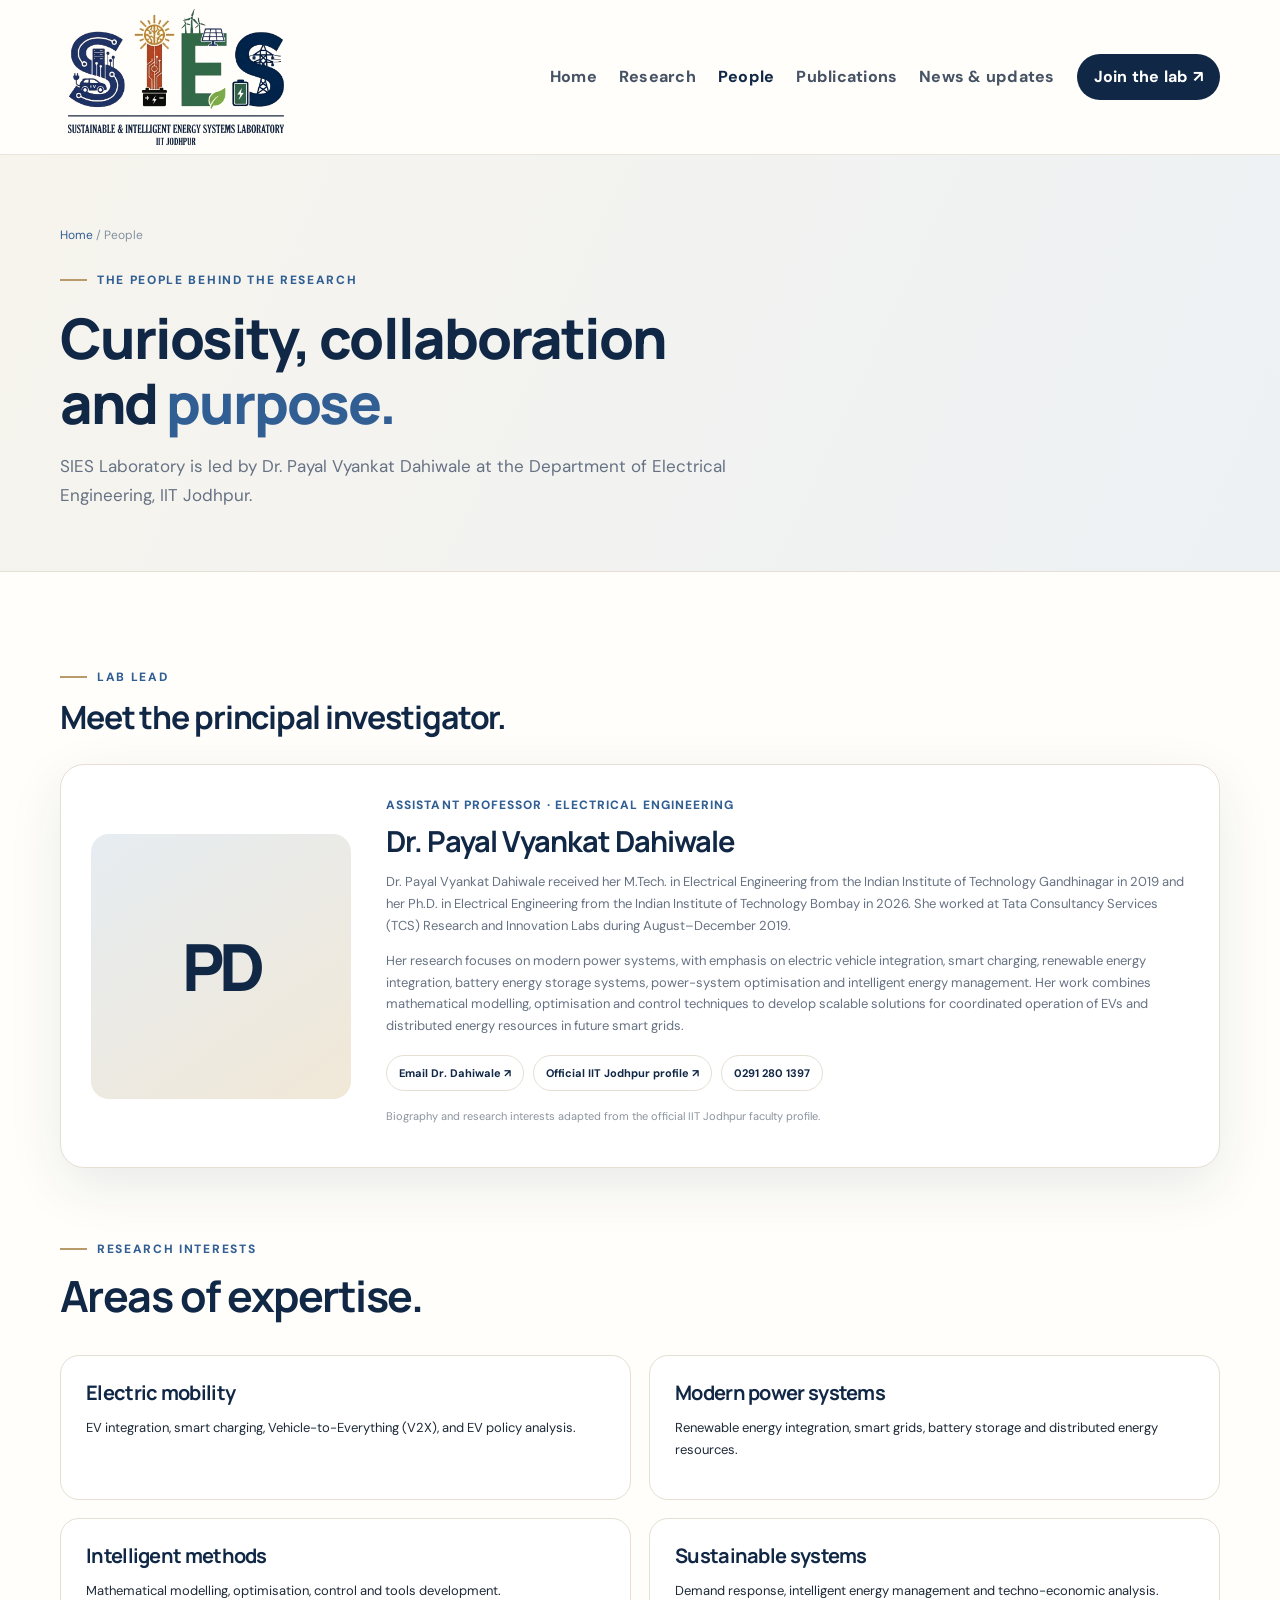
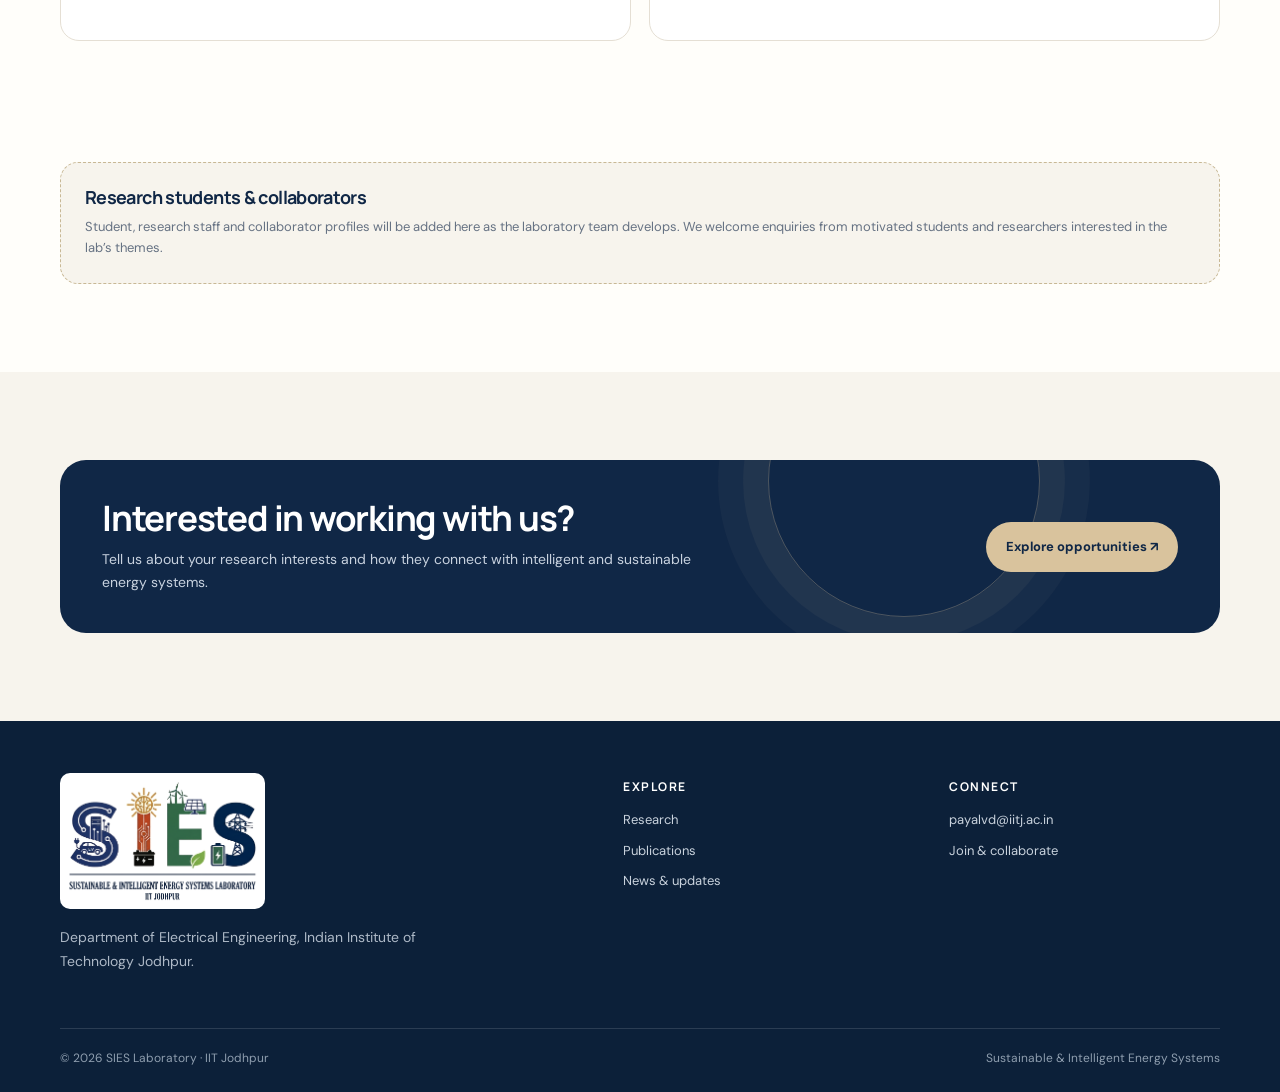
<file: people.html>
<!doctype html><html lang="en"><head><meta charset="utf-8"><meta name="viewport" content="width=device-width,initial-scale=1"><title>People | SIES Laboratory · IIT Jodhpur</title><meta name="description" content="Meet the lead of the Sustainable & Intelligent Energy Systems Laboratory at IIT Jodhpur."><meta name="theme-color" content="#102746"><link rel="icon" href="assets/img/favicon.png"><link rel="stylesheet" href="assets/css/styles.css"></head><body>
<a class="skip-link" href="#main">Skip to content</a><header class="site-header"><div class="container header-inner"><a class="brand" href="index.html"><img class="brand-lockup" src="assets/img/sies-lab-lockup.png" alt="Sustainable &amp; Intelligent Energy Systems Laboratory, IIT Jodhpur"></a><button class="menu-toggle" type="button" aria-label="Open navigation menu" aria-expanded="false" aria-controls="primary-nav">☰</button><nav class="nav" id="primary-nav" aria-label="Main navigation"><a href="index.html">Home</a><a href="research.html">Research</a><a class="active" aria-current="page" href="people.html">People</a><a href="publications.html">Publications</a><a href="news.html">News &amp; updates</a><a class="nav-cta" href="join.html">Join the lab ↗</a></nav></div></header>
<main id="main"><section class="page-hero"><div class="container"><div class="breadcrumbs"><a href="index.html">Home</a> / People</div><div class="eyebrow">The people behind the research</div><h1>Curiosity, collaboration<br>and <em>purpose.</em></h1><p>SIES Laboratory is led by Dr. Payal Vyankat Dahiwale at the Department of Electrical Engineering, IIT Jodhpur.</p></div></section>
<section class="section"><div class="container"><div class="eyebrow">Lab lead</div><h2 style="font-size:32px;margin:12px 0 28px">Meet the principal investigator.</h2><article class="lead-card"><div class="portrait-placeholder" role="img" aria-label="Portrait placeholder for Dr. Payal Vyankat Dahiwale">PD</div><div><div class="role">Assistant Professor · Electrical Engineering</div><h2>Dr. Payal Vyankat Dahiwale</h2><p>Dr. Payal Vyankat Dahiwale received her M.Tech. in Electrical Engineering from the Indian Institute of Technology Gandhinagar in 2019 and her Ph.D. in Electrical Engineering from the Indian Institute of Technology Bombay in 2026. She worked at Tata Consultancy Services (TCS) Research and Innovation Labs during August–December 2019.</p><p>Her research focuses on modern power systems, with emphasis on electric vehicle integration, smart charging, renewable energy integration, battery energy storage systems, power-system optimisation and intelligent energy management. Her work combines mathematical modelling, optimisation and control techniques to develop scalable solutions for coordinated operation of EVs and distributed energy resources in future smart grids.</p><div class="contact-chips"><a href="mailto:payalvd@iitj.ac.in">Email Dr. Dahiwale ↗</a><a href="https://iitj.ac.in/People/Profile/84b2b109-c579-49a6-a24f-1d1db4623aa4?ln=en" target="_blank" rel="noopener">Official IIT Jodhpur profile ↗</a><span>0291 280 1397</span></div><p class="profile-note">Biography and research interests adapted from the official IIT Jodhpur faculty profile.</p></div></article>
<div class="section-sm"><div class="section-heading"><div><div class="eyebrow">Research interests</div><h2>Areas of expertise.</h2></div></div><div class="topic-grid"><div class="topic-card"><h3>Electric mobility</h3><p>EV integration, smart charging, Vehicle-to-Everything (V2X), and EV policy analysis.</p></div><div class="topic-card"><h3>Modern power systems</h3><p>Renewable energy integration, smart grids, battery storage and distributed energy resources.</p></div><div class="topic-card"><h3>Intelligent methods</h3><p>Mathematical modelling, optimisation, control and tools development.</p></div><div class="topic-card"><h3>Sustainable systems</h3><p>Demand response, intelligent energy management and techno-economic analysis.</p></div></div></div>
<div class="team-note"><h3>Research students & collaborators</h3><p>Student, research staff and collaborator profiles will be added here as the laboratory team develops. We welcome enquiries from motivated students and researchers interested in the lab’s themes.</p></div>
</div></section><section class="section section-soft"><div class="container"><div class="cta-band"><div><h2>Interested in working with us?</h2><p>Tell us about your research interests and how they connect with intelligent and sustainable energy systems.</p></div><a class="btn" href="join.html">Explore opportunities ↗</a></div></div></section></main>
<footer class="site-footer"><div class="container"><div class="footer-grid"><div><div class="footer-brand"><img src="assets/img/sies-lab-lockup.png" alt="Sustainable &amp; Intelligent Energy Systems Laboratory, IIT Jodhpur"></div><p>Department of Electrical Engineering, Indian Institute of Technology Jodhpur.</p></div><div><h4>Explore</h4><div class="footer-links"><a href="research.html">Research</a><a href="publications.html">Publications</a><a href="news.html">News &amp; updates</a></div></div><div><h4>Connect</h4><div class="footer-links"><a href="mailto:payalvd@iitj.ac.in">payalvd@iitj.ac.in</a><a href="join.html">Join & collaborate</a></div></div></div><div class="footer-bottom"><span>© <span data-year>2026</span> SIES Laboratory · IIT Jodhpur</span><span>Sustainable & Intelligent Energy Systems</span></div></div></footer><script src="assets/js/site.js"></script></body></html>
</file>
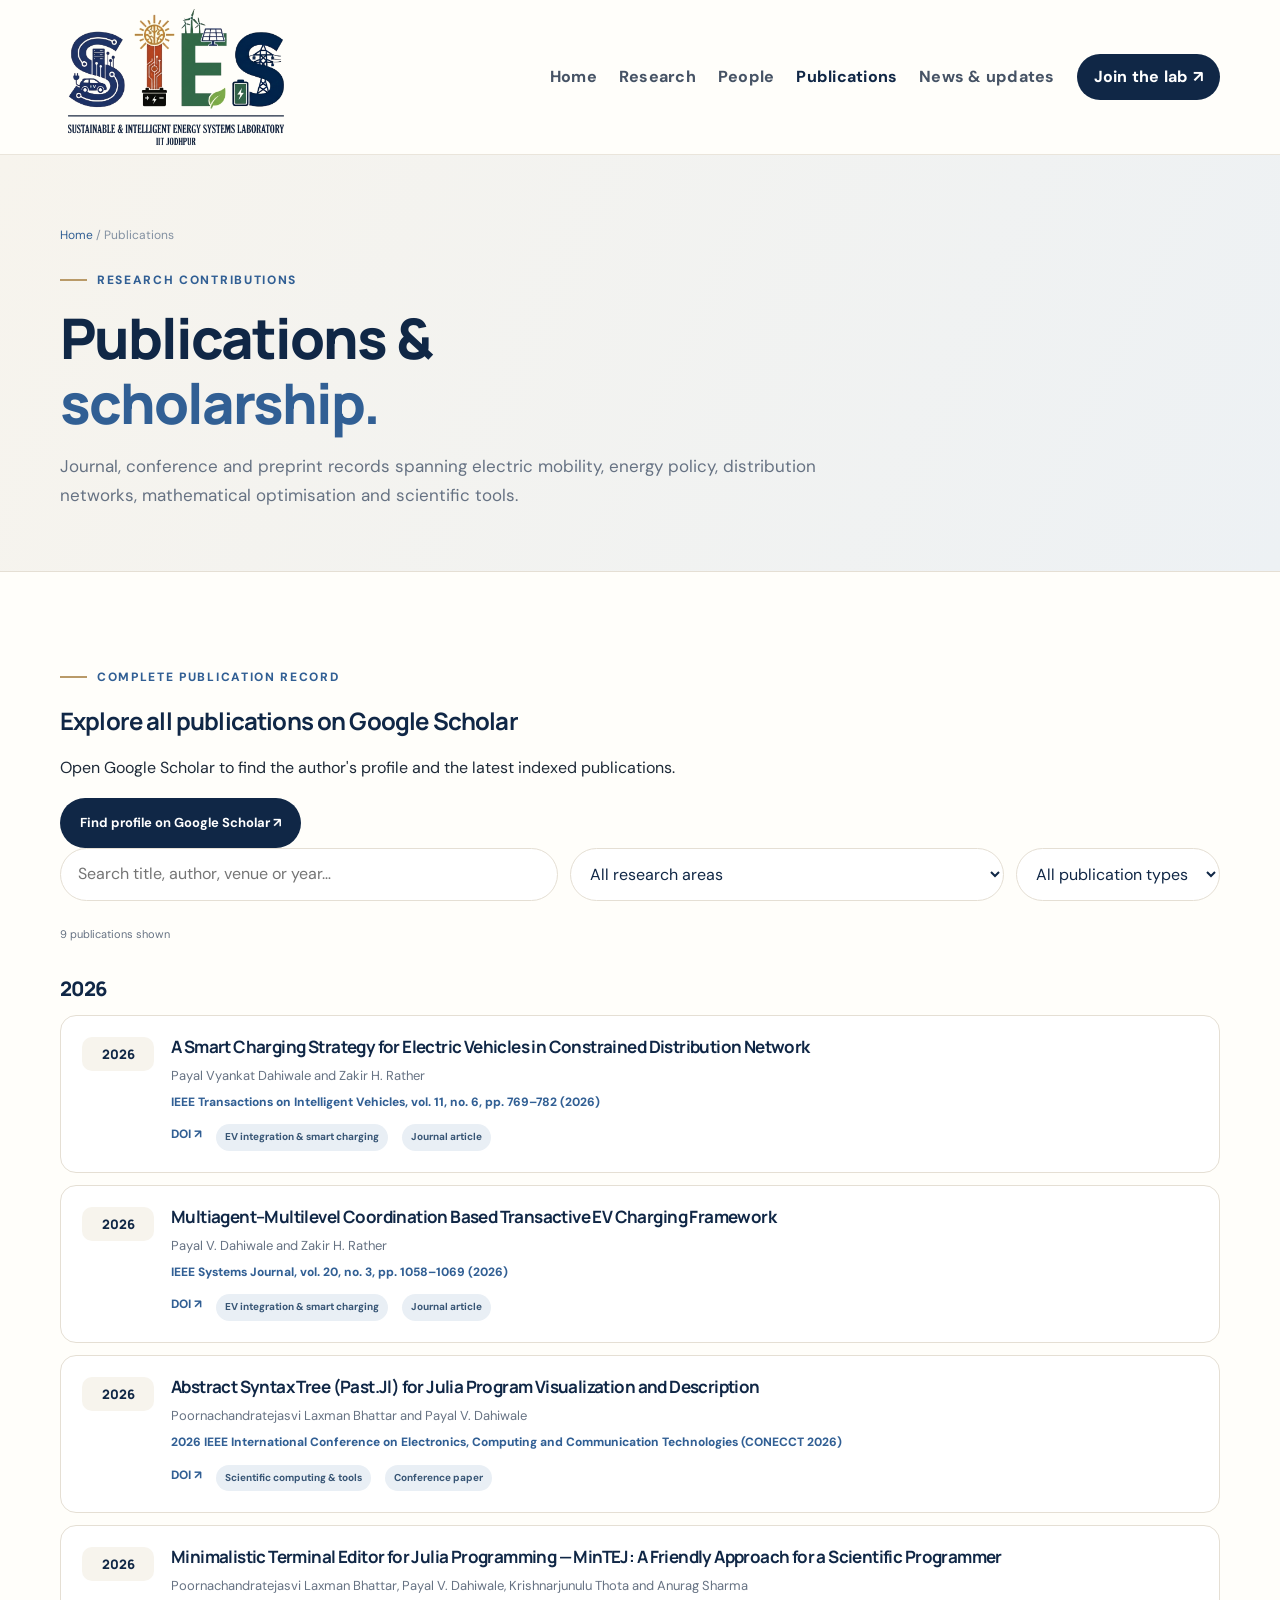
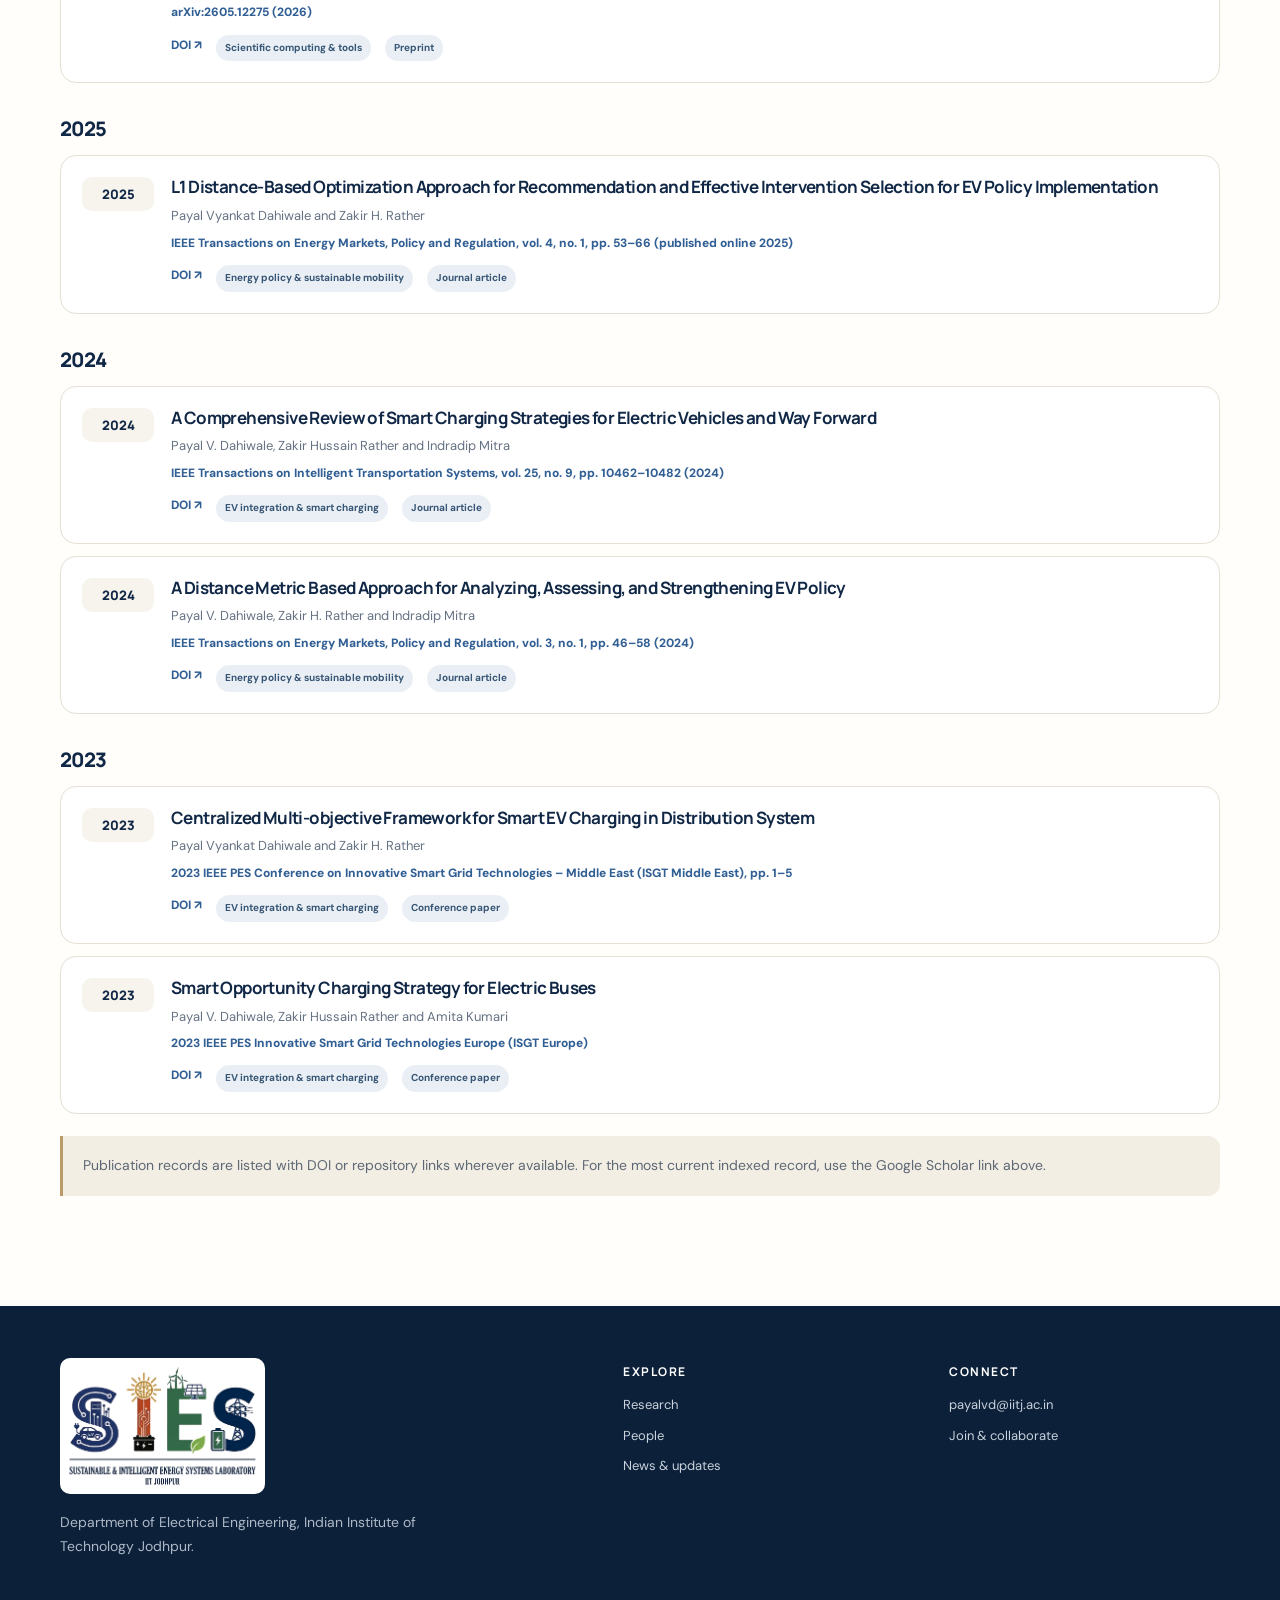
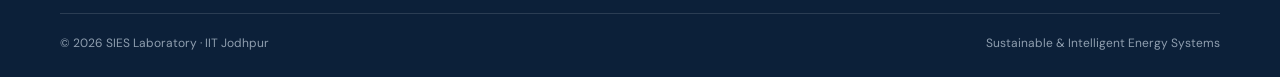
<file: publications.html>
<!doctype html><html lang="en"><head><meta charset="utf-8"><meta name="viewport" content="width=device-width,initial-scale=1"><title>Publications | SIES Laboratory · IIT Jodhpur</title><meta name="description" content="Selected publications by Dr. Payal Vyankat Dahiwale and collaborators on EV smart charging, distribution networks, energy policy and sustainable mobility."><meta name="theme-color" content="#102746"><link rel="icon" href="assets/img/favicon.png"><link rel="stylesheet" href="assets/css/styles.css"></head><body>
<a class="skip-link" href="#main">Skip to content</a><header class="site-header"><div class="container header-inner"><a class="brand" href="index.html"><img class="brand-lockup" src="assets/img/sies-lab-lockup.png" alt="Sustainable &amp; Intelligent Energy Systems Laboratory, IIT Jodhpur"></a><button class="menu-toggle" type="button" aria-label="Open navigation menu" aria-expanded="false" aria-controls="primary-nav">☰</button><nav class="nav" id="primary-nav" aria-label="Main navigation"><a href="index.html">Home</a><a href="research.html">Research</a><a href="people.html">People</a><a class="active" aria-current="page" href="publications.html">Publications</a><a href="news.html">News &amp; updates</a><a class="nav-cta" href="join.html">Join the lab ↗</a></nav></div></header>
<main id="main"><section class="page-hero"><div class="container"><div class="breadcrumbs"><a href="index.html">Home</a> / Publications</div><div class="eyebrow">Research contributions</div><h1>Publications & <em>scholarship.</em></h1><p>Journal, conference and preprint records spanning electric mobility, energy policy, distribution networks, mathematical optimisation and scientific tools.</p></div></section>
<section class="section"><div class="container">
<div class="scholar-panel"><div><div class="eyebrow">Complete publication record</div><h2>Explore all publications on Google Scholar</h2><p>Open Google Scholar to find the author's profile and the latest indexed publications.</p></div><a class="btn btn-primary scholar-button" href="https://scholar.google.com/citations?hl=en&user=u21Zu8wAAAAJ" target="_blank" rel="noopener">Find profile on Google Scholar ↗</a></div>
<div class="pub-tools"><input id="pub-search" class="pub-search" type="search" placeholder="Search title, author, venue or year…" aria-label="Search publications"><select id="pub-area" class="pub-filter" aria-label="Filter by research area"><option value="all">All research areas</option>
<option value="EV integration &amp; smart charging">EV integration &amp; smart charging</option>
<option value="Energy policy &amp; sustainable mobility">Energy policy &amp; sustainable mobility</option>
<option value="Power systems &amp; distribution networks">Power systems &amp; distribution networks</option>
<option value="Intelligent energy management &amp; demand response">Intelligent energy management &amp; demand response</option>
<option value="Mathematical modelling &amp; optimisation">Mathematical modelling &amp; optimisation</option>
<option value="Scientific computing &amp; tools">Scientific computing &amp; tools</option></select><select id="pub-type" class="pub-filter" aria-label="Filter by publication type"><option value="all">All publication types</option><option value="Journal article">Journal articles</option><option value="Conference paper">Conference papers</option><option value="Preprint">Preprints</option></select></div><div class="pub-count" id="pub-count" aria-live="polite">Loading publications…</div><div id="publication-list" aria-live="polite"></div><div class="notice">Publication records are listed with DOI or repository links wherever available. For the most current indexed record, use the Google Scholar link above.</div></div></section></main>
<footer class="site-footer"><div class="container"><div class="footer-grid"><div><div class="footer-brand"><img src="assets/img/sies-lab-lockup.png" alt="Sustainable &amp; Intelligent Energy Systems Laboratory, IIT Jodhpur"></div><p>Department of Electrical Engineering, Indian Institute of Technology Jodhpur.</p></div><div><h4>Explore</h4><div class="footer-links"><a href="research.html">Research</a><a href="people.html">People</a><a href="news.html">News &amp; updates</a></div></div><div><h4>Connect</h4><div class="footer-links"><a href="mailto:payalvd@iitj.ac.in">payalvd@iitj.ac.in</a><a href="join.html">Join & collaborate</a></div></div></div><div class="footer-bottom"><span>© <span data-year>2026</span> SIES Laboratory · IIT Jodhpur</span><span>Sustainable & Intelligent Energy Systems</span></div></div></footer><script src="assets/js/site.js"></script><script src="assets/js/publications.js?v=2"></script></body></html>
</file>
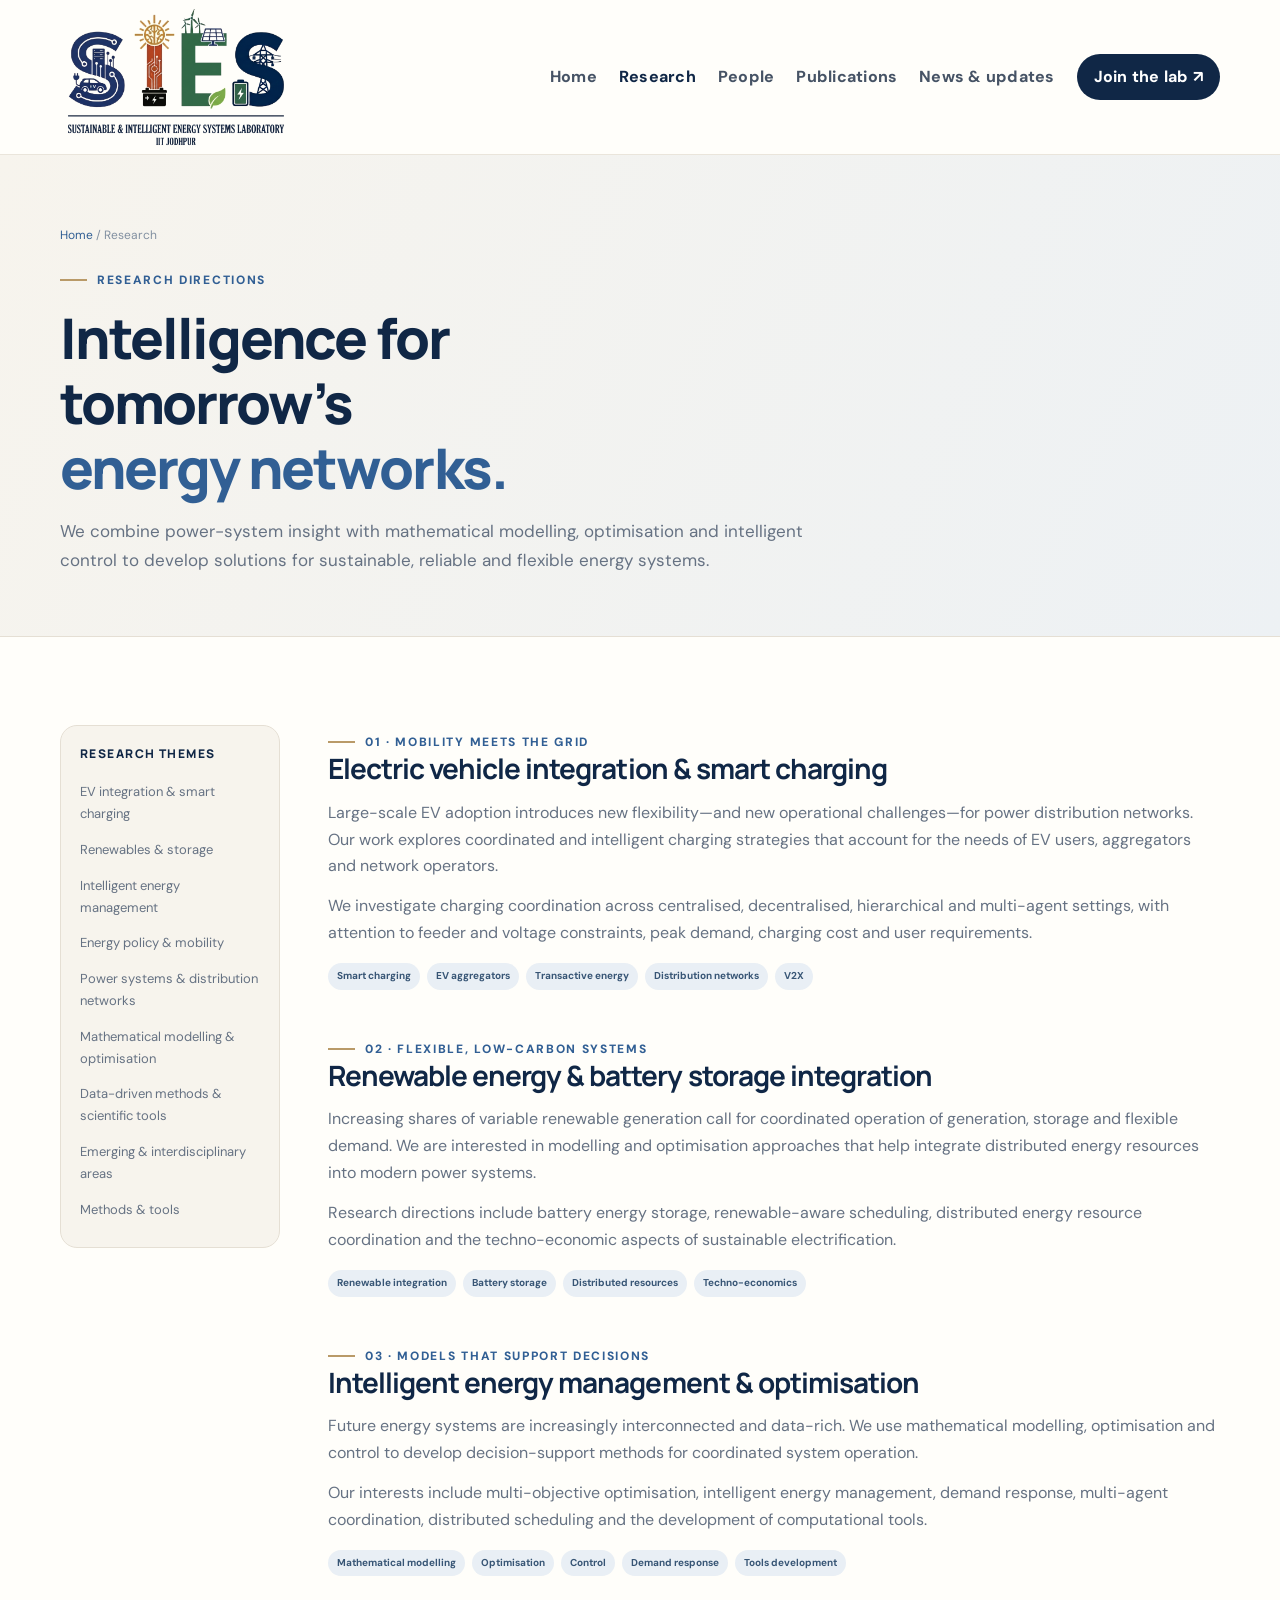
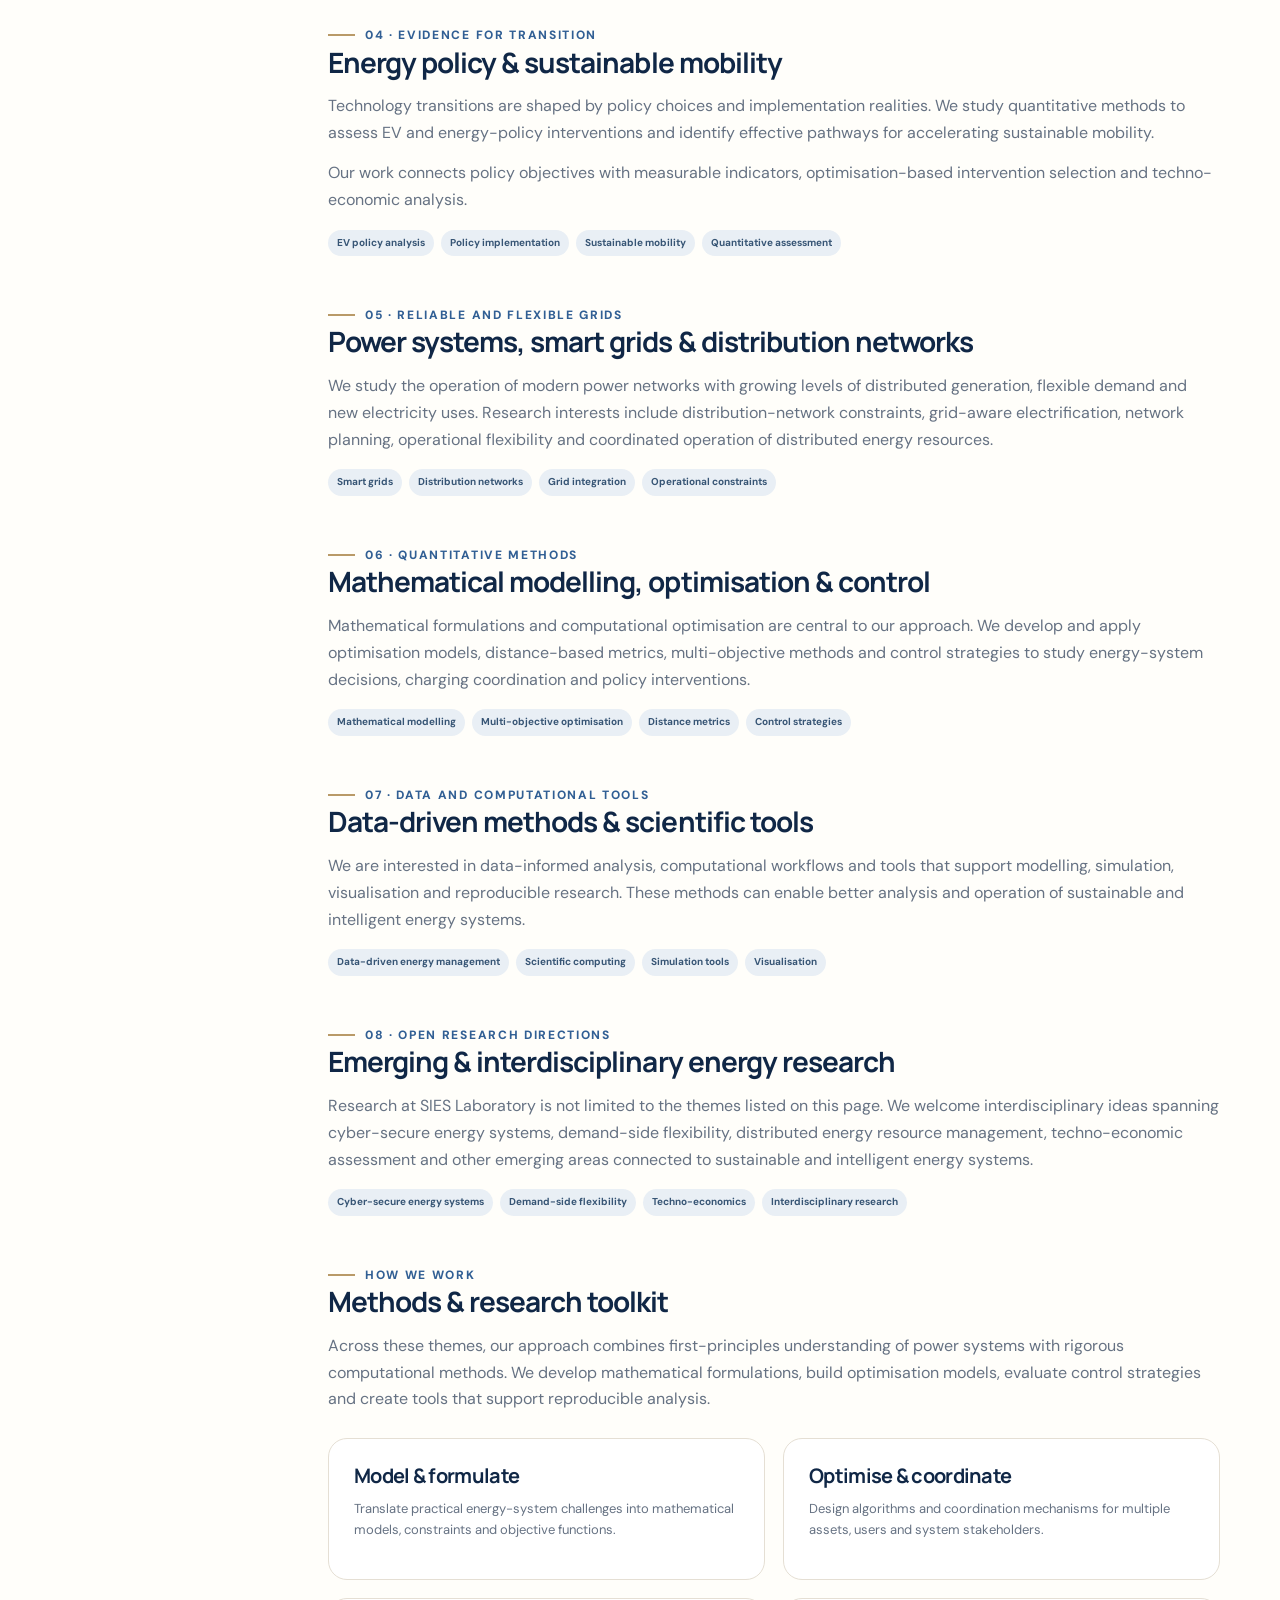
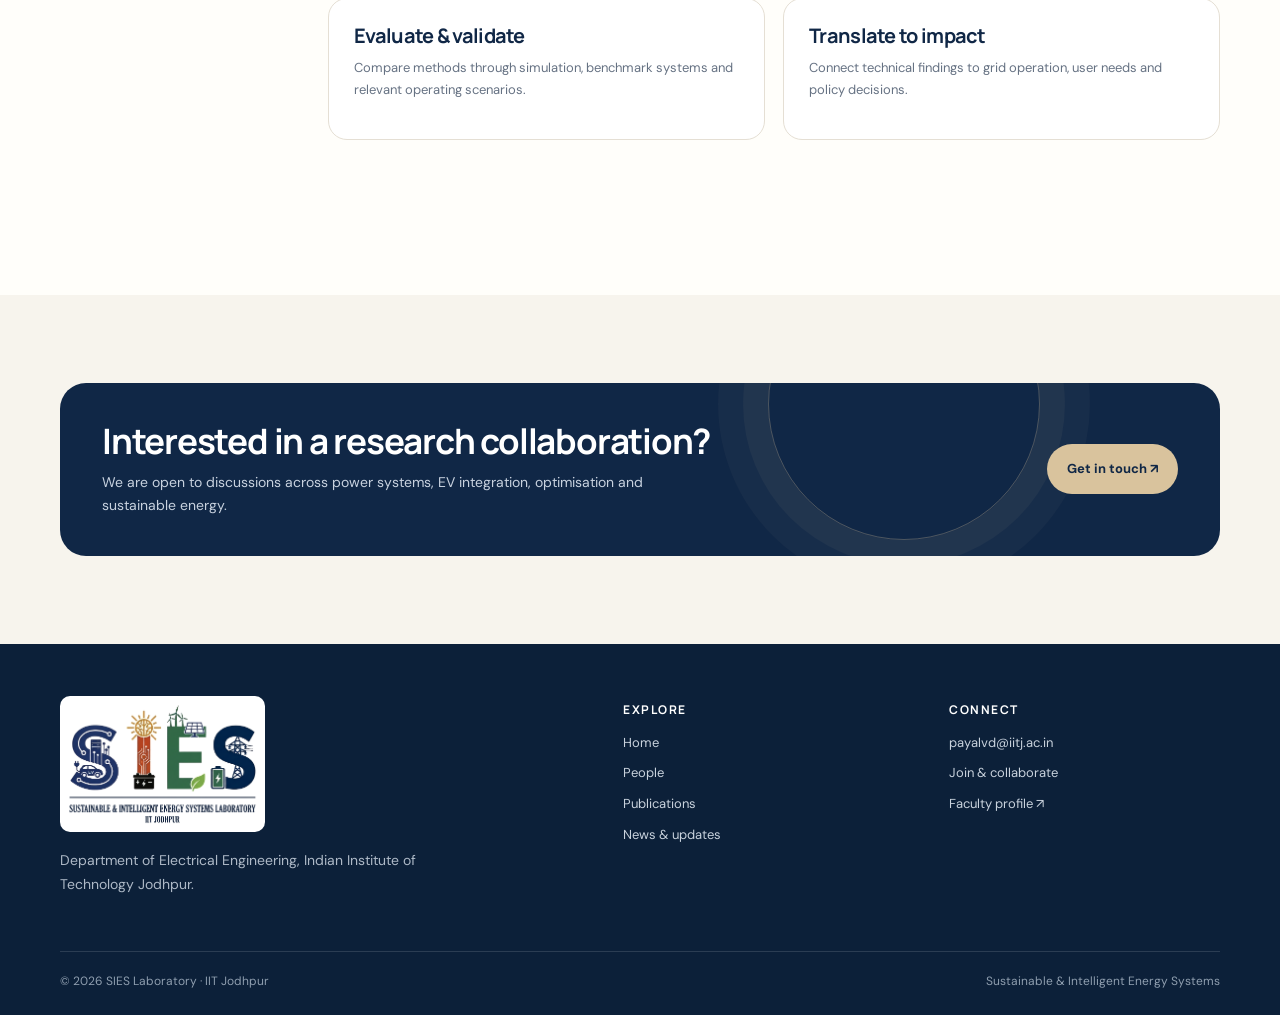
<file: research.html>
<!doctype html><html lang="en"><head><meta charset="utf-8"><meta name="viewport" content="width=device-width,initial-scale=1"><title>Research | SIES Laboratory · IIT Jodhpur</title><meta name="description" content="Research themes at SIES Laboratory: electric vehicle integration, smart charging, renewables, storage, intelligent energy management and energy policy."><meta name="theme-color" content="#102746"><link rel="icon" href="assets/img/favicon.png"><link rel="stylesheet" href="assets/css/styles.css"></head><body>
<a class="skip-link" href="#main">Skip to content</a><header class="site-header"><div class="container header-inner"><a class="brand" href="index.html"><img class="brand-lockup" src="assets/img/sies-lab-lockup.png" alt="Sustainable &amp; Intelligent Energy Systems Laboratory, IIT Jodhpur"></a><button class="menu-toggle" type="button" aria-label="Open navigation menu" aria-expanded="false" aria-controls="primary-nav">☰</button><nav class="nav" id="primary-nav" aria-label="Main navigation"><a href="index.html">Home</a><a class="active" aria-current="page" href="research.html">Research</a><a href="people.html">People</a><a href="publications.html">Publications</a><a href="news.html">News &amp; updates</a><a class="nav-cta" href="join.html">Join the lab ↗</a></nav></div></header>
<main id="main"><section class="page-hero"><div class="container"><div class="breadcrumbs"><a href="index.html">Home</a> / Research</div><div class="eyebrow">Research directions</div><h1>Intelligence for tomorrow’s<br><em>energy networks.</em></h1><p>We combine power-system insight with mathematical modelling, optimisation and intelligent control to develop solutions for sustainable, reliable and flexible energy systems.</p></div></section>
<section class="section"><div class="container content-layout"><aside class="side-nav"><strong>Research themes</strong><a href="#ev">EV integration & smart charging</a><a href="#renewables">Renewables & storage</a><a href="#intelligence">Intelligent energy management</a><a href="#policy">Energy policy & mobility</a><a href="#distribution">Power systems & distribution networks</a><a href="#modelling">Mathematical modelling & optimisation</a><a href="#data-tools">Data-driven methods & scientific tools</a><a href="#emerging">Emerging & interdisciplinary areas</a><a href="#methods">Methods & tools</a></aside><div>
<section class="article-section" id="ev"><div class="eyebrow">01 · Mobility meets the grid</div><h2>Electric vehicle integration & smart charging</h2><p>Large-scale EV adoption introduces new flexibility—and new operational challenges—for power distribution networks. Our work explores coordinated and intelligent charging strategies that account for the needs of EV users, aggregators and network operators.</p><p>We investigate charging coordination across centralised, decentralised, hierarchical and multi-agent settings, with attention to feeder and voltage constraints, peak demand, charging cost and user requirements.</p><div class="tag-row"><span class="tag">Smart charging</span><span class="tag">EV aggregators</span><span class="tag">Transactive energy</span><span class="tag">Distribution networks</span><span class="tag">V2X</span></div></section>
<section class="article-section" id="renewables"><div class="eyebrow">02 · Flexible, low-carbon systems</div><h2>Renewable energy & battery storage integration</h2><p>Increasing shares of variable renewable generation call for coordinated operation of generation, storage and flexible demand. We are interested in modelling and optimisation approaches that help integrate distributed energy resources into modern power systems.</p><p>Research directions include battery energy storage, renewable-aware scheduling, distributed energy resource coordination and the techno-economic aspects of sustainable electrification.</p><div class="tag-row"><span class="tag">Renewable integration</span><span class="tag">Battery storage</span><span class="tag">Distributed resources</span><span class="tag">Techno-economics</span></div></section>
<section class="article-section" id="intelligence"><div class="eyebrow">03 · Models that support decisions</div><h2>Intelligent energy management & optimisation</h2><p>Future energy systems are increasingly interconnected and data-rich. We use mathematical modelling, optimisation and control to develop decision-support methods for coordinated system operation.</p><p>Our interests include multi-objective optimisation, intelligent energy management, demand response, multi-agent coordination, distributed scheduling and the development of computational tools.</p><div class="tag-row"><span class="tag">Mathematical modelling</span><span class="tag">Optimisation</span><span class="tag">Control</span><span class="tag">Demand response</span><span class="tag">Tools development</span></div></section>
<section class="article-section" id="policy"><div class="eyebrow">04 · Evidence for transition</div><h2>Energy policy & sustainable mobility</h2><p>Technology transitions are shaped by policy choices and implementation realities. We study quantitative methods to assess EV and energy-policy interventions and identify effective pathways for accelerating sustainable mobility.</p><p>Our work connects policy objectives with measurable indicators, optimisation-based intervention selection and techno-economic analysis.</p><div class="tag-row"><span class="tag">EV policy analysis</span><span class="tag">Policy implementation</span><span class="tag">Sustainable mobility</span><span class="tag">Quantitative assessment</span></div></section>
<section class="article-section" id="distribution"><div class="eyebrow">05 · Reliable and flexible grids</div><h2>Power systems, smart grids & distribution networks</h2><p>We study the operation of modern power networks with growing levels of distributed generation, flexible demand and new electricity uses. Research interests include distribution-network constraints, grid-aware electrification, network planning, operational flexibility and coordinated operation of distributed energy resources.</p><div class="tag-row"><span class="tag">Smart grids</span><span class="tag">Distribution networks</span><span class="tag">Grid integration</span><span class="tag">Operational constraints</span></div></section>
<section class="article-section" id="modelling"><div class="eyebrow">06 · Quantitative methods</div><h2>Mathematical modelling, optimisation & control</h2><p>Mathematical formulations and computational optimisation are central to our approach. We develop and apply optimisation models, distance-based metrics, multi-objective methods and control strategies to study energy-system decisions, charging coordination and policy interventions.</p><div class="tag-row"><span class="tag">Mathematical modelling</span><span class="tag">Multi-objective optimisation</span><span class="tag">Distance metrics</span><span class="tag">Control strategies</span></div></section>
<section class="article-section" id="data-tools"><div class="eyebrow">07 · Data and computational tools</div><h2>Data-driven methods & scientific tools</h2><p>We are interested in data-informed analysis, computational workflows and tools that support modelling, simulation, visualisation and reproducible research. These methods can enable better analysis and operation of sustainable and intelligent energy systems.</p><div class="tag-row"><span class="tag">Data-driven energy management</span><span class="tag">Scientific computing</span><span class="tag">Simulation tools</span><span class="tag">Visualisation</span></div></section>
<section class="article-section" id="emerging"><div class="eyebrow">08 · Open research directions</div><h2>Emerging & interdisciplinary energy research</h2><p>Research at SIES Laboratory is not limited to the themes listed on this page. We welcome interdisciplinary ideas spanning cyber-secure energy systems, demand-side flexibility, distributed energy resource management, techno-economic assessment and other emerging areas connected to sustainable and intelligent energy systems.</p><div class="tag-row"><span class="tag">Cyber-secure energy systems</span><span class="tag">Demand-side flexibility</span><span class="tag">Techno-economics</span><span class="tag">Interdisciplinary research</span></div></section>
<section class="article-section" id="methods"><div class="eyebrow">How we work</div><h2>Methods & research toolkit</h2><p>Across these themes, our approach combines first-principles understanding of power systems with rigorous computational methods. We develop mathematical formulations, build optimisation models, evaluate control strategies and create tools that support reproducible analysis.</p><div class="topic-grid"><div class="topic-card"><h3>Model & formulate</h3><p>Translate practical energy-system challenges into mathematical models, constraints and objective functions.</p></div><div class="topic-card"><h3>Optimise & coordinate</h3><p>Design algorithms and coordination mechanisms for multiple assets, users and system stakeholders.</p></div><div class="topic-card"><h3>Evaluate & validate</h3><p>Compare methods through simulation, benchmark systems and relevant operating scenarios.</p></div><div class="topic-card"><h3>Translate to impact</h3><p>Connect technical findings to grid operation, user needs and policy decisions.</p></div></div></section>
</div></div></section><section class="section section-soft"><div class="container"><div class="cta-band"><div><h2>Interested in a research collaboration?</h2><p>We are open to discussions across power systems, EV integration, optimisation and sustainable energy.</p></div><a class="btn" href="join.html">Get in touch ↗</a></div></div></section></main>
<footer class="site-footer"><div class="container"><div class="footer-grid"><div><div class="footer-brand"><img src="assets/img/sies-lab-lockup.png" alt="Sustainable &amp; Intelligent Energy Systems Laboratory, IIT Jodhpur"></div><p>Department of Electrical Engineering, Indian Institute of Technology Jodhpur.</p></div><div><h4>Explore</h4><div class="footer-links"><a href="index.html">Home</a><a href="people.html">People</a><a href="publications.html">Publications</a><a href="news.html">News &amp; updates</a></div></div><div><h4>Connect</h4><div class="footer-links"><a href="mailto:payalvd@iitj.ac.in">payalvd@iitj.ac.in</a><a href="join.html">Join & collaborate</a><a href="https://iitj.ac.in/People/Profile/84b2b109-c579-49a6-a24f-1d1db4623aa4?ln=en" target="_blank" rel="noopener">Faculty profile ↗</a></div></div></div><div class="footer-bottom"><span>© <span data-year>2026</span> SIES Laboratory · IIT Jodhpur</span><span>Sustainable & Intelligent Energy Systems</span></div></div></footer><script src="assets/js/site.js"></script></body></html>
</file>
<file: assets/css/styles.css>
@import url('https://fonts.googleapis.com/css2?family=DM+Sans:wght@400;500;600;700&family=Manrope:wght@400;500;600;700;800&display=swap');
:root{--navy:#102746;--navy-2:#18385f;--blue:#315f94;--blue-pale:#e9eff5;--sand:#d9c39d;--sand-deep:#b99a68;--cream:#f7f4ed;--paper:#fffefa;--ink:#1e2a38;--muted:#667283;--line:#e5dfd4;--green:#47705d;--shadow:0 18px 55px rgba(16,39,70,.09);--radius:22px;--max:1160px}
*{box-sizing:border-box}html{scroll-behavior:smooth;scroll-padding-top:100px}body{margin:0;background:var(--paper);color:var(--ink);font:16px/1.68 'DM Sans',sans-serif;-webkit-font-smoothing:antialiased}a{color:var(--blue);text-decoration:none}a:hover{color:var(--navy);text-decoration:underline;text-underline-offset:4px}img{max-width:100%;display:block}button,input,select{font:inherit}.container{width:min(var(--max),calc(100% - 48px));margin-inline:auto}.skip-link{position:absolute;left:14px;top:-60px;background:var(--navy);color:white;padding:10px 14px;z-index:1000;border-radius:8px}.skip-link:focus{top:12px}.site-header{position:sticky;top:0;z-index:100;background:rgba(255,254,250,.92);backdrop-filter:blur(16px);border-bottom:1px solid rgba(229,223,212,.8)}.header-inner{height:84px;display:flex;align-items:center;justify-content:space-between;gap:26px}.brand{display:flex;align-items:center;gap:13px;min-width:230px;color:var(--navy)}.brand:hover{text-decoration:none}.brand img{width:82px;height:54px;object-fit:contain}.brand-copy{display:flex;flex-direction:column;line-height:1.15}.brand-copy strong{font:800 15px/1.15 'Manrope',sans-serif;letter-spacing:.07em}.brand-copy span{margin-top:5px;color:var(--muted);font-size:11px;letter-spacing:.12em;text-transform:uppercase}.nav{display:flex;align-items:center;gap:26px}.nav a{color:#465365;font-size:13px;font-weight:700;letter-spacing:.015em;white-space:nowrap}.nav a.active,.nav a:hover{color:var(--navy);text-decoration:none}.nav .nav-cta{padding:10px 17px;border-radius:999px;background:var(--navy);color:white}.nav .nav-cta:hover{background:var(--blue);color:white}.menu-toggle{display:none;border:1px solid var(--line);background:white;color:var(--navy);border-radius:12px;padding:9px 11px;cursor:pointer}.hero{position:relative;overflow:hidden;padding:76px 0 86px;background:linear-gradient(120deg,#f7f4ed 0%,#f4f0e7 48%,#eef2f4 100%)}.hero:before{content:"";position:absolute;width:460px;height:460px;right:-165px;top:-200px;border-radius:50%;border:1px solid rgba(185,154,104,.32);box-shadow:0 0 0 32px rgba(185,154,104,.055),0 0 0 64px rgba(185,154,104,.04)}.hero-grid{position:relative;display:grid;grid-template-columns:1.03fr .97fr;align-items:center;gap:48px}.eyebrow{display:inline-flex;align-items:center;gap:10px;color:var(--blue);font-size:11px;font-weight:800;letter-spacing:.17em;text-transform:uppercase}.eyebrow:before{content:"";width:27px;height:2px;background:var(--sand-deep)}h1,h2,h3,h4{font-family:'Manrope',sans-serif;color:var(--navy);line-height:1.16;letter-spacing:-.035em}h1{font-size:clamp(42px,5.2vw,68px);font-weight:800;margin:22px 0 23px;max-width:660px}h1 em{font-style:normal;color:var(--blue)}.hero-copy{font-size:18px;line-height:1.8;color:#586679;max-width:610px;margin:0 0 30px}.hero-actions{display:flex;flex-wrap:wrap;gap:12px}.btn{display:inline-flex;align-items:center;justify-content:center;gap:10px;padding:13px 19px;border-radius:999px;border:1px solid transparent;font-size:13px;font-weight:700;transition:transform .2s,background .2s,border .2s}.btn:hover{transform:translateY(-2px);text-decoration:none}.btn-primary{background:var(--navy);color:white}.btn-primary:hover{background:var(--blue);color:white}.btn-secondary{border-color:#cfc6b7;color:var(--navy);background:rgba(255,255,255,.55)}.btn-secondary:hover{border-color:var(--navy);color:var(--navy)}.hero-art{position:relative}.hero-art img{width:100%;filter:drop-shadow(0 20px 25px rgba(20,40,65,.08))}.hero-note{position:absolute;bottom:22px;left:-18px;padding:13px 18px;background:rgba(255,254,250,.94);border:1px solid var(--line);border-radius:14px;box-shadow:var(--shadow);font-size:12px;color:var(--muted)}.hero-note strong{display:block;font-family:'Manrope',sans-serif;color:var(--navy);font-size:13px}.trust-strip{border-bottom:1px solid var(--line);background:#fffefa}.trust-inner{display:flex;align-items:center;justify-content:space-between;gap:24px;padding:19px 0}.trust-label{font-size:11px;font-weight:800;letter-spacing:.14em;text-transform:uppercase;color:#87909b}.trust-items{display:flex;gap:28px;flex-wrap:wrap;justify-content:flex-end;color:#566476;font-size:12px;font-weight:700}.trust-items span:before{content:"•";color:var(--sand-deep);margin-right:9px}.section{padding:88px 0}.section-sm{padding:64px 0}.section-soft{background:var(--cream)}.section-heading{display:flex;align-items:flex-end;justify-content:space-between;gap:28px;margin-bottom:34px}.section-heading h2{font-size:clamp(30px,3.6vw,43px);margin:12px 0 0}.section-heading p{max-width:470px;color:var(--muted);margin:0}.text-link{display:inline-flex;align-items:center;gap:9px;font-size:13px;font-weight:800;color:var(--navy);white-space:nowrap}.text-link span{font-size:18px;transition:transform .2s}.text-link:hover{text-decoration:none}.text-link:hover span{transform:translateX(4px)}.research-grid{display:grid;grid-template-columns:repeat(4,1fr);gap:16px}.research-card{min-height:265px;border:1px solid var(--line);background:#fffefa;border-radius:var(--radius);padding:24px 22px;transition:transform .2s,box-shadow .2s,border .2s}.research-card:hover{transform:translateY(-5px);box-shadow:var(--shadow);border-color:#c9d3df}.card-icon{display:grid;place-items:center;width:48px;height:48px;border-radius:15px;background:var(--blue-pale);color:var(--navy);margin-bottom:22px}.card-icon svg{width:25px;height:25px}.research-card h3{font-size:19px;margin:0 0 12px}.research-card p{font-size:13px;color:var(--muted);line-height:1.72;margin:0}.research-card .mini-link{display:inline-block;margin-top:17px;font-size:12px;font-weight:800;color:var(--blue)}.split{display:grid;grid-template-columns:.84fr 1.16fr;gap:76px;align-items:center}.logo-panel{min-height:370px;display:grid;place-items:center;padding:30px;background:linear-gradient(145deg,#f4efe4,#e9edf0);border:1px solid var(--line);border-radius:28px}.logo-panel img{width:min(100%,520px)}.split-copy h2{font-size:clamp(30px,3.4vw,42px);margin:13px 0 18px}.split-copy p{color:var(--muted);margin:0 0 16px}.fact-list{display:grid;grid-template-columns:1fr 1fr;gap:15px;margin:26px 0}.fact{border-left:2px solid var(--sand-deep);padding-left:13px}.fact strong{display:block;font-family:'Manrope',sans-serif;font-size:14px;color:var(--navy)}.fact span{font-size:12px;color:var(--muted)}.work-list{display:grid;grid-template-columns:repeat(2,1fr);gap:16px}.work-card{padding:25px;border:1px solid var(--line);background:#fff;border-radius:18px;display:flex;flex-direction:column;min-height:205px}.work-meta{display:flex;justify-content:space-between;gap:12px;color:var(--blue);font-size:10px;letter-spacing:.1em;font-weight:800;text-transform:uppercase}.work-card h3{font-size:18px;margin:17px 0 11px}.work-card p{font-size:12px;color:var(--muted);margin:0 0 18px}.work-card a{margin-top:auto;font-size:12px;font-weight:800}.lead-quote{padding:34px 0 34px 31px;border-left:3px solid var(--sand-deep);font:500 20px/1.65 'Manrope',sans-serif;color:var(--navy);max-width:820px}.cta-band{padding:38px 42px;border-radius:26px;background:var(--navy);color:white;display:flex;align-items:center;justify-content:space-between;gap:30px;position:relative;overflow:hidden}.cta-band:after{content:"";position:absolute;right:180px;top:-115px;width:270px;height:270px;border:1px solid rgba(217,195,157,.3);border-radius:50%;box-shadow:0 0 0 25px rgba(217,195,157,.05),0 0 0 50px rgba(217,195,157,.035)}.cta-band h2{color:white;font-size:clamp(25px,3vw,35px);margin:0 0 9px}.cta-band p{color:#c8d2df;margin:0;font-size:14px;max-width:600px}.cta-band .btn{position:relative;z-index:1;background:var(--sand);color:var(--navy);white-space:nowrap}.cta-band .btn:hover{background:#ead8b8}.site-footer{background:#0c2039;color:#c9d2dd;padding:52px 0 24px}.footer-grid{display:grid;grid-template-columns:1.5fr .8fr .8fr;gap:55px;padding-bottom:40px}.footer-brand{display:flex;align-items:center;gap:15px;margin-bottom:16px}.footer-brand img{width:110px;height:70px;object-fit:contain;background:#fff;border-radius:12px;padding:5px}.footer-brand strong{display:block;color:white;font:800 15px 'Manrope',sans-serif;letter-spacing:.06em}.footer-brand span{display:block;color:#aeb9c7;font-size:11px;margin-top:4px}.site-footer p{color:#aeb9c7;font-size:12px;max-width:390px}.site-footer h4{color:white;font-size:12px;text-transform:uppercase;letter-spacing:.13em;margin:7px 0 15px}.footer-links{display:grid;gap:9px}.footer-links a,.site-footer a{color:#c9d2dd;font-size:12px}.footer-bottom{border-top:1px solid rgba(255,255,255,.13);padding-top:19px;display:flex;align-items:center;justify-content:space-between;gap:20px;color:#8f9eaf;font-size:11px}.page-hero{padding:70px 0 62px;background:linear-gradient(115deg,#f7f4ed,#edf1f4);border-bottom:1px solid var(--line)}.page-hero h1{font-size:clamp(38px,4.4vw,56px);margin:16px 0}.page-hero p{max-width:760px;color:var(--muted);font-size:17px;margin:0}.breadcrumbs{font-size:11px;color:#8290a1;margin-bottom:18px}.breadcrumbs a{color:var(--blue)}.content-layout{display:grid;grid-template-columns:220px 1fr;gap:48px}.side-nav{position:sticky;top:112px;align-self:start;padding:19px;background:var(--cream);border:1px solid var(--line);border-radius:17px}.side-nav strong{display:block;font:800 11px 'Manrope',sans-serif;letter-spacing:.12em;text-transform:uppercase;color:var(--navy);margin-bottom:12px}.side-nav a{display:block;padding:7px 0;font-size:12px;color:var(--muted)}.article-section{padding:0 0 42px;scroll-margin-top:110px}.article-section h2{font-size:28px;margin:0 0 15px}.article-section h3{font-size:19px;margin:22px 0 8px}.article-section p{color:var(--muted);margin:0 0 13px}.topic-grid{display:grid;grid-template-columns:1fr 1fr;gap:18px;margin:25px 0}.topic-card{border:1px solid var(--line);border-radius:19px;padding:25px;background:white}.topic-card h3{margin:0 0 10px;font-size:20px}.topic-card p{font-size:13px}.tag-row{display:flex;flex-wrap:wrap;gap:7px;margin-top:16px}.tag{display:inline-flex;padding:5px 9px;border-radius:999px;background:var(--blue-pale);font-size:10px;font-weight:700;color:#375575}.lead-card{display:grid;grid-template-columns:260px 1fr;gap:35px;align-items:center;padding:30px;border:1px solid var(--line);border-radius:24px;background:white;box-shadow:var(--shadow)}.portrait-placeholder{height:265px;border-radius:18px;background:linear-gradient(145deg,#e6ecf1,#f1e8d7);display:grid;place-items:center;color:var(--navy);font:800 65px 'Manrope',sans-serif;letter-spacing:-.08em}.lead-card h2{font-size:29px;margin:9px 0}.role{color:var(--blue);font-size:12px;font-weight:800;letter-spacing:.09em;text-transform:uppercase}.lead-card p{color:var(--muted);font-size:13px}.contact-chips{display:flex;gap:9px;flex-wrap:wrap;margin-top:18px}.contact-chips a,.contact-chips span{border:1px solid var(--line);border-radius:999px;padding:8px 12px;font-size:11px;font-weight:700;color:var(--navy)}.profile-note{font-size:11px!important;color:#8a939e!important;margin-top:16px}.team-note{margin-top:32px;padding:24px;background:var(--cream);border:1px dashed #c8b895;border-radius:18px}.team-note h3{font-size:18px;margin:0 0 8px}.team-note p{color:var(--muted);font-size:13px;margin:0}.pub-tools{display:flex;gap:12px;flex-wrap:wrap;margin:0 0 24px}.pub-search{flex:1;min-width:240px;border:1px solid var(--line);border-radius:999px;padding:12px 17px;background:white;outline:none}.pub-search:focus,.pub-filter:focus{border-color:var(--blue);box-shadow:0 0 0 3px rgba(49,95,148,.12)}.pub-filter{border:1px solid var(--line);border-radius:999px;padding:12px 15px;background:white;color:var(--navy);outline:none}.pub-count{font-size:11px;color:var(--muted);margin-bottom:13px}.pub-year{font:800 20px 'Manrope',sans-serif;color:var(--navy);margin:32px 0 13px}.pub-list{display:grid;gap:12px}.pub-item{display:grid;grid-template-columns:72px 1fr;gap:17px;padding:21px;border:1px solid var(--line);border-radius:16px;background:white}.pub-yearbox{display:grid;place-items:center;align-self:start;padding:8px 5px;border-radius:10px;background:var(--cream);font:800 13px 'Manrope',sans-serif;color:var(--navy)}.pub-item h3{font-size:17px;margin:0 0 8px}.pub-item p{margin:0 0 6px;font-size:12px;color:var(--muted)}.pub-venue{font-size:11px;color:var(--blue);font-weight:800}.pub-actions{display:flex;flex-wrap:wrap;gap:14px;margin-top:12px}.pub-actions a{font-size:11px;font-weight:800}.empty-state{padding:38px;text-align:center;border:1px dashed var(--line);border-radius:17px;color:var(--muted)}.timeline{position:relative;margin-left:8px;padding-left:28px;border-left:1px solid #d8c8aa}.timeline-item{position:relative;padding:0 0 30px}.timeline-item:before{content:"";position:absolute;left:-34px;top:6px;width:11px;height:11px;border-radius:50%;background:var(--sand-deep);border:3px solid var(--cream)}.timeline-date{font-size:10px;font-weight:800;letter-spacing:.12em;color:var(--blue);text-transform:uppercase}.timeline-item h3{font-size:18px;margin:7px 0}.timeline-item p{font-size:13px;color:var(--muted);max-width:760px;margin:0 0 9px}.join-grid{display:grid;grid-template-columns:1fr 1fr;gap:18px}.join-card{padding:27px;background:white;border:1px solid var(--line);border-radius:19px}.join-card h3{font-size:20px;margin:0 0 10px}.join-card p{font-size:13px;color:var(--muted);margin:0}.join-card .text-link{margin-top:18px}.checklist{list-style:none;padding:0;margin:18px 0 0;display:grid;gap:8px}.checklist li{font-size:12px;color:var(--muted);padding-left:21px;position:relative}.checklist li:before{content:"✓";position:absolute;left:0;color:var(--green);font-weight:800}.notice{padding:18px 20px;background:#f2eee4;border-left:3px solid var(--sand-deep);border-radius:0 12px 12px 0;color:#5e6875;font-size:12px;margin:22px 0}.smallcaps{font-size:10px;letter-spacing:.15em;text-transform:uppercase;font-weight:800;color:var(--blue)}.hide{display:none!important}
@media(max-width:1000px){.nav{gap:15px}.nav a{font-size:12px}.research-grid{grid-template-columns:repeat(2,1fr)}.hero-grid{gap:25px}.split{gap:35px}}
@media(max-width:760px){.container{width:min(var(--max),calc(100% - 34px))}.header-inner{height:72px}.brand{min-width:0}.brand img{width:64px;height:48px}.brand-copy strong{font-size:12px}.brand-copy span{font-size:9px}.menu-toggle{display:block}.nav{display:none;position:absolute;top:72px;left:0;right:0;padding:15px 22px 22px;background:var(--paper);border-bottom:1px solid var(--line);box-shadow:0 14px 18px rgba(16,39,70,.08);align-items:stretch;gap:0;flex-direction:column}.nav.open{display:flex}.nav a{padding:12px 4px;font-size:13px}.nav .nav-cta{margin-top:8px;text-align:center}.hero{padding:54px 0 62px}.hero-grid{grid-template-columns:1fr}.hero h1{font-size:clamp(40px,11vw,57px)}.hero-copy{font-size:15px}.hero-art{max-width:560px;margin:0 auto}.hero-note{left:0;bottom:5px}.trust-inner{align-items:flex-start;flex-direction:column}.trust-items{justify-content:flex-start;gap:10px 18px}.section{padding:64px 0}.section-heading{align-items:flex-start;flex-direction:column;gap:13px}.research-grid{grid-template-columns:1fr 1fr;gap:10px}.research-card{padding:18px;min-height:245px}.research-card h3{font-size:16px}.research-card p{font-size:12px}.card-icon{margin-bottom:16px}.split{grid-template-columns:1fr;gap:27px}.logo-panel{min-height:240px}.work-list{grid-template-columns:1fr}.cta-band{align-items:flex-start;flex-direction:column;padding:29px 25px}.cta-band:after{right:-75px}.footer-grid{grid-template-columns:1fr 1fr;gap:28px}.footer-grid>div:first-child{grid-column:1/-1}.footer-bottom{align-items:flex-start;flex-direction:column}.page-hero{padding:50px 0 45px}.page-hero p{font-size:15px}.content-layout{grid-template-columns:1fr;gap:28px}.side-nav{position:static;display:flex;flex-wrap:wrap;gap:8px 15px;align-items:center}.side-nav strong{width:100%;margin:0}.side-nav a{padding:3px 0}.topic-grid{grid-template-columns:1fr}.lead-card{grid-template-columns:1fr;padding:20px}.portrait-placeholder{height:200px}.join-grid{grid-template-columns:1fr}.pub-item{grid-template-columns:55px 1fr;padding:15px;gap:12px}.pub-item h3{font-size:15px}}
@media(max-width:430px){.research-grid{grid-template-columns:1fr}.research-card{min-height:0}.fact-list{grid-template-columns:1fr}.brand-copy span{letter-spacing:.06em}.footer-grid{grid-template-columns:1fr}.footer-grid>div:first-child{grid-column:auto}.hero-actions .btn{width:100%}.trust-items{display:grid;grid-template-columns:1fr 1fr}.pub-tools{flex-direction:column}.pub-search,.pub-filter{width:100%}}
@media(prefers-reduced-motion:reduce){*,*::before,*::after{scroll-behavior:auto!important;transition:none!important}}

/* Homepage layout inspired by the editorial section flow of the reference lab site. */
.sies-hero{padding-top:66px;padding-bottom:76px}.sies-hero-grid{position:relative;display:grid;grid-template-columns:1.08fr .92fr;align-items:center;gap:42px}.sies-hero-copy{max-width:690px}.sies-hero h1{max-width:700px}.hero-lead{font-size:13px;color:#657184;margin:0 0 24px}.hero-lead a{font-weight:800;color:var(--navy);text-decoration:underline;text-decoration-color:var(--sand-deep);text-underline-offset:3px}.sies-hero-art{padding:12px 0}.sies-hero-art img{max-height:400px;object-fit:contain}.hero-quicklinks{display:flex;flex-wrap:wrap;gap:14px 24px;margin-top:24px}.hero-quicklinks a{font-size:11px;font-weight:800;color:var(--blue)}.hero-quicklinks a span{color:var(--sand-deep);padding-left:4px}.section-tail{margin-top:25px}.join-learn-grid{display:grid;grid-template-columns:repeat(4,1fr);gap:14px}.join-learn-card{display:flex;flex-direction:column;min-height:250px;padding:23px 21px;border:1px solid var(--line);border-radius:17px;background:rgba(255,255,255,.8);transition:transform .2s,border-color .2s,box-shadow .2s}.join-learn-card:hover{transform:translateY(-4px);border-color:#c8b895;box-shadow:var(--shadow);text-decoration:none}.join-learn-kicker{font-size:9px;font-weight:800;letter-spacing:.15em;text-transform:uppercase;color:var(--sand-deep)}.join-learn-card h3{font-size:18px;margin:18px 0 10px}.join-learn-card p{font-size:12px;color:var(--muted);margin:0 0 20px}.join-learn-card .mini-link{margin-top:auto}.availability-note{font-size:11px;color:#758091;margin:18px 0 0}.lab-life-panel{display:grid;grid-template-columns:190px 1fr auto;align-items:center;gap:30px;padding:28px 32px;border:1px solid var(--line);border-radius:22px;background:linear-gradient(110deg,#fffefa,#f4f0e7)}.lab-life-mark{display:grid;place-items:center;min-height:155px;border-radius:16px;background:white;border:1px solid var(--line);padding:14px}.lab-life-mark img{width:100%;max-height:125px;object-fit:contain}.lab-life-copy h3{font-size:24px;margin:10px 0}.lab-life-copy p{font-size:13px;color:var(--muted);max-width:620px;margin:0 0 12px}.lab-life-status{align-self:end;white-space:nowrap;font-size:10px;color:#6d7785;background:#fff;border:1px solid var(--line);border-radius:999px;padding:8px 12px}.status-dot{display:inline-block;width:7px;height:7px;border-radius:50%;background:var(--sand-deep);margin-right:7px}.latest-list{border-top:1px solid var(--line)}.latest-item{display:grid;grid-template-columns:70px 112px 1fr 24px;align-items:center;gap:14px;padding:19px 4px;border-bottom:1px solid var(--line);color:var(--ink)}.latest-item:hover{color:var(--navy);text-decoration:none;background:rgba(247,244,237,.55)}.latest-date{font:800 12px 'Manrope',sans-serif;color:var(--navy)}.latest-type{font-size:9px;font-weight:800;text-transform:uppercase;letter-spacing:.1em;color:var(--blue)}.latest-title{font-size:13px;font-weight:700}.latest-arrow{font-size:17px;color:var(--sand-deep);text-align:right}.resources-heading{display:flex;align-items:end;justify-content:space-between;gap:28px;margin-bottom:27px}.resources-heading h2{font-size:clamp(27px,3vw,36px);margin:13px 0 0}.resources-heading p{font-size:12px;color:var(--muted);max-width:390px;margin:0}.resource-links{display:grid;grid-template-columns:repeat(4,1fr);border-top:1px solid #dcd5c8;border-bottom:1px solid #dcd5c8}.resource-links a{display:flex;flex-direction:column;gap:7px;padding:20px 18px;border-right:1px solid #dcd5c8;color:var(--navy)}.resource-links a:last-child{border-right:0}.resource-links a:hover{background:rgba(255,255,255,.55);text-decoration:none}.resource-links span{font-size:9px;color:var(--sand-deep);font-weight:800;letter-spacing:.12em}.resource-links strong{font:800 14px 'Manrope',sans-serif}.resource-links em{font-size:10px;color:var(--muted);font-style:normal}
@media(max-width:1000px){.join-learn-grid{grid-template-columns:repeat(2,1fr)}.lab-life-panel{grid-template-columns:150px 1fr}.lab-life-status{grid-column:2;justify-self:start}.resource-links{grid-template-columns:repeat(2,1fr)}.resource-links a:nth-child(2){border-right:0}.resource-links a:nth-child(-n+2){border-bottom:1px solid #dcd5c8}}
@media(max-width:760px){.sies-hero{padding-top:52px}.sies-hero-grid{grid-template-columns:1fr}.sies-hero-art{max-width:540px;margin:0 auto}.join-learn-grid{grid-template-columns:1fr 1fr}.join-learn-card{min-height:225px}.lab-life-panel{grid-template-columns:1fr;gap:17px;padding:22px}.lab-life-mark{min-height:120px}.lab-life-mark img{max-height:95px}.lab-life-status{grid-column:auto;justify-self:start}.resources-heading{align-items:flex-start;flex-direction:column}.latest-item{grid-template-columns:55px 90px 1fr 18px;gap:8px}.latest-title{font-size:11px}}
@media(max-width:430px){.join-learn-grid{grid-template-columns:1fr}.join-learn-card{min-height:0}.resource-links{grid-template-columns:1fr}.resource-links a{border-right:0;border-bottom:1px solid #dcd5c8!important}.resource-links a:last-child{border-bottom:0!important}.latest-item{grid-template-columns:46px 1fr 18px}.latest-type{display:none}.latest-title{font-size:11px}.hero-quicklinks{display:grid;gap:9px}}


/* SIES identity and readability refinement — full laboratory lock-up and clearer type. */
.header-inner{height:154px;gap:24px;position:relative}
.brand{flex:0 0 232px;min-width:232px;gap:0}
.brand .brand-lockup{display:block;width:232px;height:auto;max-height:142px;object-fit:contain}
.brand-copy{display:none!important}
.nav{gap:20px}
.nav a{font-size:14px}
.sies-hero-art{min-width:0}
.sies-hero-art img{display:block;width:100%;max-height:none;aspect-ratio:1.61/1;object-fit:cover;border:1px solid rgba(185,154,104,.22);border-radius:20px;box-shadow:0 22px 54px rgba(16,39,70,.12)}
.sies-hero-art .hero-note{position:static;display:block;width:fit-content;max-width:100%;margin:-13px auto 0;padding:13px 18px;font-size:13px;line-height:1.55;z-index:1}
.sies-hero-art .hero-note strong{font-size:14px}
.hero-flow-key{display:flex;justify-content:center;flex-wrap:wrap;gap:8px 13px;margin:15px 0 0}
.hero-flow-key span{display:inline-flex;align-items:center;gap:6px;font-size:12px;font-weight:700;color:#42536a;white-space:nowrap}
.flow-dot{display:inline-block;width:8px;height:8px;border-radius:50%;flex:0 0 8px}
.flow-generation{background:#d5a34e}.flow-grid{background:#315f94}.flow-storage{background:#47705d}.flow-mobility{background:#18385f}.flow-data{background:#4b9bc8}
/* Full lock-up also appears in the footer; the original art includes the complete lab name and IIT Jodhpur. */
.footer-brand{display:block;margin-bottom:17px}
.footer-brand img{width:205px;height:auto;max-height:none;object-fit:contain;background:#fff;border-radius:10px;padding:7px}
/* Increase secondary and metadata text so it remains comfortable to read. */
.eyebrow{font-size:12px;letter-spacing:.14em}
.hero-lead{font-size:14px;line-height:1.7}
.hero-quicklinks a{font-size:13px}
.trust-label{font-size:12px}
.trust-items{font-size:13px}
.research-card p,.join-learn-card p{font-size:14px;line-height:1.72}
.research-card .mini-link,.join-learn-card .mini-link{font-size:13px}
.join-learn-kicker{font-size:11px;letter-spacing:.12em}
.availability-note{font-size:13px;line-height:1.65}
.lab-life-copy p{font-size:14px;line-height:1.7}
.lab-life-status{font-size:12px}
.latest-date{font-size:13px}
.latest-type{font-size:11px}
.latest-title{font-size:14px}
.resource-links span{font-size:11px}
.resource-links em{font-size:12px}
.site-footer p{font-size:14px;line-height:1.7}
.footer-links a,.site-footer a{font-size:13px}
.footer-brand strong{font-size:15px}
.footer-brand span{font-size:12px}
.footer-bottom{font-size:12px}
.breadcrumbs{font-size:12px}
.side-nav strong{font-size:12px}
.side-nav a{font-size:13px}
.smallcaps{font-size:12px}
.checklist li{font-size:13px;line-height:1.6}
.notice{font-size:14px;line-height:1.7}
.timeline-date{font-size:12px}
.timeline-item p{font-size:14px;line-height:1.7}
.pub-item p{font-size:13px;line-height:1.65}
.pub-venue{font-size:12px}
.pub-actions a{font-size:12px}
.empty-state{font-size:14px}
.hero-note{font-size:13px}

@media(max-width:1000px){
  .header-inner{height:126px;padding:5px 0}
  .brand{flex:0 0 185px;min-width:185px}
  .brand .brand-lockup{width:185px;max-height:114px}
  .menu-toggle{display:block}
  .nav{display:none;position:absolute;top:100%;left:0;right:0;padding:15px 22px 22px;background:var(--paper);border:1px solid var(--line);border-top:0;box-shadow:0 14px 18px rgba(16,39,70,.08);align-items:stretch;gap:0;flex-direction:column}
  .nav.open{display:flex}
  .nav a{padding:12px 4px;font-size:14px}
}
@media(max-width:760px){
  .header-inner{height:108px}
  .brand{flex:0 0 160px;min-width:160px}
  .brand .brand-lockup{width:160px;max-height:99px}
  .sies-hero-art{max-width:640px}
  .sies-hero-art img{aspect-ratio:1.5/1;object-fit:cover}
  .hero-flow-key{justify-content:flex-start;gap:8px 12px}
  .hero-flow-key span{font-size:12px}
  .hero-lead{font-size:14px}
  .hero-quicklinks a{font-size:13px}
  .research-card p,.join-learn-card p{font-size:13px}
  .latest-title{font-size:13px}
  .lab-life-status{white-space:normal}
}
@media(max-width:430px){
  .header-inner{height:96px}
  .brand{flex:0 0 138px;min-width:138px}
  .brand .brand-lockup{width:138px;max-height:86px}
  .nav{padding-left:18px;padding-right:18px}
  .eyebrow{font-size:11px;letter-spacing:.1em}
  .hero-flow-key span{font-size:11px}
  .footer-brand img{width:190px}
}


/* Annotated smart-grid hero image: keep the entire diagram visible and legible. */
.sies-hero-grid{grid-template-columns:.82fr 1.18fr;gap:34px}
.sies-hero-art{min-width:0;margin:0;padding:12px 0}
.sies-hero-art .hero-diagram-link{display:block;border-radius:18px;overflow:hidden;background:#f8f1e7}
.sies-hero-art img{display:block;width:100%;height:auto;max-height:none;aspect-ratio:16/9;object-fit:contain;border:1px solid rgba(185,154,104,.22);border-radius:18px;box-shadow:0 22px 54px rgba(16,39,70,.12)}
.hero-caption{margin:11px 2px 0;color:#647286;font-size:13px;line-height:1.6}
.hero-caption a{font-weight:800;color:var(--navy);white-space:nowrap}
@media(max-width:1080px){.sies-hero-grid{grid-template-columns:.9fr 1.1fr;gap:24px}}
@media(max-width:760px){.sies-hero-grid{grid-template-columns:1fr}.sies-hero-art{max-width:720px;margin:0 auto}.sies-hero-art img{aspect-ratio:16/9;object-fit:contain}.hero-caption{font-size:13px}}
@media(max-width:430px){.hero-caption{font-size:12px;line-height:1.55}}


/* Recruitment announcement and stronger SIES identity */
.nav{gap:22px}
.nav a{font-size:16px;font-weight:750}
.home-lab-identity{display:flex;flex-direction:column;align-items:flex-start;gap:4px;margin:0 0 22px;padding:16px 19px 15px;border-left:4px solid var(--sand-deep);border-radius:0 14px 14px 0;background:linear-gradient(100deg,rgba(255,255,255,.86),rgba(255,255,255,.38));box-shadow:0 8px 26px rgba(16,39,70,.045);max-width:620px}
.home-lab-acronym{font:800 clamp(25px,3vw,38px)/1.08 'Manrope',sans-serif;letter-spacing:.025em;color:var(--navy)}
.home-lab-full{font:700 clamp(14px,1.45vw,18px)/1.4 'Manrope',sans-serif;color:var(--blue)}
.home-lab-institute{font-size:13px;font-weight:700;letter-spacing:.08em;text-transform:uppercase;color:#68778a}
.openings-section{padding:64px 0 70px;background:linear-gradient(135deg,#f3eee4 0%,#fffefa 55%,#edf2f5 100%);border-top:1px solid var(--line);border-bottom:1px solid var(--line)}
.openings-heading{display:flex;align-items:flex-end;justify-content:space-between;gap:28px;margin-bottom:26px}
.openings-kicker{display:inline-block;color:var(--blue);font-size:12px;font-weight:850;letter-spacing:.16em;text-transform:uppercase}
.openings-heading h2{font-size:clamp(34px,4vw,48px);margin:9px 0 8px}
.openings-heading p{margin:0;color:var(--muted);font-size:16px;max-width:700px}
.openings-live{display:inline-flex;align-items:center;gap:9px;white-space:nowrap;padding:10px 15px;border:1px solid #c6d9cb;background:#eef7ef;color:#285a3b;border-radius:999px;font-size:13px;font-weight:800}
.openings-live i{width:9px;height:9px;border-radius:50%;background:#3c9a5b;box-shadow:0 0 0 4px rgba(60,154,91,.13)}
.openings-grid{display:grid;grid-template-columns:repeat(2,minmax(0,1fr));gap:20px}
.opening-card{position:relative;padding:28px 30px 26px;border:1px solid var(--line);border-radius:22px;background:rgba(255,255,255,.94);box-shadow:0 14px 38px rgba(16,39,70,.065)}
.opening-top{display:flex;justify-content:space-between;align-items:center;gap:16px}
.opening-type{font-size:12px;font-weight:850;letter-spacing:.12em;text-transform:uppercase;color:var(--blue)}
.opening-count{display:flex;align-items:baseline;gap:6px;padding:7px 12px;border-radius:12px;background:var(--navy);color:white;font:800 27px/1 'Manrope',sans-serif}
.opening-count small{font:800 9px/1 'DM Sans',sans-serif;letter-spacing:.12em;color:#d9c39d}
.opening-card h3{font-size:27px;margin:18px 0 7px}
.opening-mode{display:inline-block!important;margin:0 0 13px!important;padding:6px 10px;border-radius:8px;background:#f2eee5;color:var(--navy)!important;font-size:13px!important;font-weight:800}
.opening-card>p:not(.opening-mode){font-size:15px;line-height:1.65;color:var(--muted);margin:0 0 10px}
.opening-areas{display:grid;gap:8px;margin:15px 0 22px;padding:0;list-style:none}
.opening-areas li{position:relative;padding-left:22px;color:#4f5e70;font-size:14px;line-height:1.55}
.opening-areas li:before{content:'✓';position:absolute;left:0;top:0;color:var(--green);font-weight:900}
.opening-cta{display:inline-flex;align-items:center;gap:10px;padding:12px 17px;border-radius:999px;background:var(--navy);color:white;font-size:14px;font-weight:800}
.opening-cta:hover{background:var(--blue);color:white;text-decoration:none}
.opening-cta span{font-size:17px}
.openings-note{margin:18px 0 0;color:#657285;font-size:13px;line-height:1.65}
.join-card{padding:28px 27px}
.join-card h3{font-size:21px}
.join-card p{font-size:15px;line-height:1.7}
.join-card .text-link{font-size:14px;white-space:normal;margin-top:10px}
@media(max-width:1000px){.nav a{font-size:16px}.openings-grid{grid-template-columns:1fr}.openings-heading{align-items:flex-start;flex-direction:column}}
@media(max-width:760px){.nav a{font-size:16px}.home-lab-identity{margin-bottom:18px;padding:13px 15px}.home-lab-full{font-size:15px}.home-lab-institute{font-size:12px}.openings-section{padding:48px 0}.opening-card{padding:23px 21px}.opening-card h3{font-size:24px}.opening-areas li{font-size:14px}}


/* Prominent SIES identity banner at the top of the homepage */
.home-lab-identity{
  display:grid;
  grid-template-columns:minmax(245px,.62fr) minmax(0,1.38fr);
  align-items:center;
  gap:28px;
  margin:0 0 38px;
  padding:25px 30px 26px;
  border:1px solid rgba(217,195,157,.5);
  border-left:7px solid var(--sand-deep);
  border-radius:0 20px 20px 0;
  background:linear-gradient(112deg,#102746 0%,#18385f 100%);
  box-shadow:0 16px 38px rgba(16,39,70,.13);
}
.home-lab-acronym{
  display:block;
  color:#fffefa;
  font-family:'Manrope',sans-serif;
  font-size:clamp(36px,4.3vw,54px);
  font-weight:800;
  line-height:1.04;
  letter-spacing:.015em;
}
.home-lab-details{min-width:0;border-left:1px solid rgba(255,255,255,.24);padding-left:28px}
.home-lab-full{
  display:block;
  color:#f3e7d2;
  font-family:'Manrope',sans-serif;
  font-size:clamp(19px,2.15vw,27px);
  font-weight:750;
  line-height:1.28;
  letter-spacing:-.025em;
}
.home-lab-institute{
  display:block;
  margin-top:8px;
  color:#d4dfeb;
  font-size:16px;
  font-weight:700;
  line-height:1.4;
  letter-spacing:.055em;
}
.sies-hero-grid{position:relative;display:grid;grid-template-columns:.82fr 1.18fr;align-items:center;gap:34px}
.sies-hero-copy{min-width:0}
.sies-hero-copy>.eyebrow{font-size:12px;letter-spacing:.14em}
@media(max-width:900px){
  .home-lab-identity{grid-template-columns:1fr;gap:12px;padding:23px 24px;margin-bottom:30px}
  .home-lab-details{border-left:0;border-top:1px solid rgba(255,255,255,.24);padding:13px 0 0}
  .home-lab-acronym{font-size:clamp(34px,6vw,48px)}
  .home-lab-full{font-size:clamp(19px,3vw,24px)}
  .sies-hero-grid{grid-template-columns:1fr 1fr;gap:25px}
}
@media(max-width:760px){
  .home-lab-identity{margin-bottom:25px;padding:20px 21px}
  .home-lab-acronym{font-size:36px}
  .home-lab-full{font-size:20px}
  .home-lab-institute{font-size:14px}
  .sies-hero-grid{grid-template-columns:1fr;gap:20px}
}
@media(max-width:430px){
  .home-lab-identity{padding:18px 17px;border-left-width:5px}
  .home-lab-acronym{font-size:32px}
  .home-lab-full{font-size:18px}
  .home-lab-institute{font-size:13px}
}


/* Homepage identity banner: full-width stacked layout prevents text overlap while retaining large type. */
.home-lab-identity{
  display:flex;
  flex-direction:column;
  align-items:flex-start;
  justify-content:center;
  width:100%;
  max-width:none;
  min-width:0;
  gap:10px;
  margin:0 0 38px;
  padding:30px 36px 31px;
  border:1px solid rgba(217,195,157,.5);
  border-left:7px solid var(--sand-deep);
  border-radius:0 20px 20px 0;
  background:linear-gradient(112deg,#102746 0%,#18385f 100%);
  box-shadow:0 16px 38px rgba(16,39,70,.13);
}
.home-lab-acronym{
  display:block;
  max-width:100%;
  color:#fffefa;
  font-family:'Manrope',sans-serif;
  font-size:clamp(44px,4.5vw,58px);
  font-weight:800;
  line-height:1.05;
  letter-spacing:.015em;
  white-space:normal;
  overflow-wrap:break-word;
}
.home-lab-details{
  display:block;
  width:100%;
  min-width:0;
  border:0;
  border-top:1px solid rgba(255,255,255,.24);
  margin:0;
  padding:14px 0 0;
}
.home-lab-full{
  display:block;
  max-width:1000px;
  color:#f3e7d2;
  font-family:'Manrope',sans-serif;
  font-size:clamp(22px,2.2vw,28px);
  font-weight:750;
  line-height:1.28;
  letter-spacing:-.025em;
  overflow-wrap:normal;
}
.home-lab-institute{
  display:block;
  margin-top:8px;
  color:#d4dfeb;
  font-size:16px;
  font-weight:700;
  line-height:1.4;
  letter-spacing:.055em;
}
@media(max-width:900px){
  .home-lab-identity{padding:26px 28px 27px;margin-bottom:30px}
  .home-lab-acronym{font-size:48px}
  .home-lab-full{font-size:24px}
}
@media(max-width:760px){
  .home-lab-identity{padding:24px 23px 25px;margin-bottom:26px}
  .home-lab-acronym{font-size:44px}
  .home-lab-full{font-size:23px}
  .home-lab-institute{font-size:15px}
}
@media(max-width:430px){
  .home-lab-identity{padding:20px 18px 21px;border-left-width:5px}
  .home-lab-acronym{font-size:40px}
  .home-lab-full{font-size:21px}
  .home-lab-institute{font-size:14px;letter-spacing:.035em}
}
</file>
